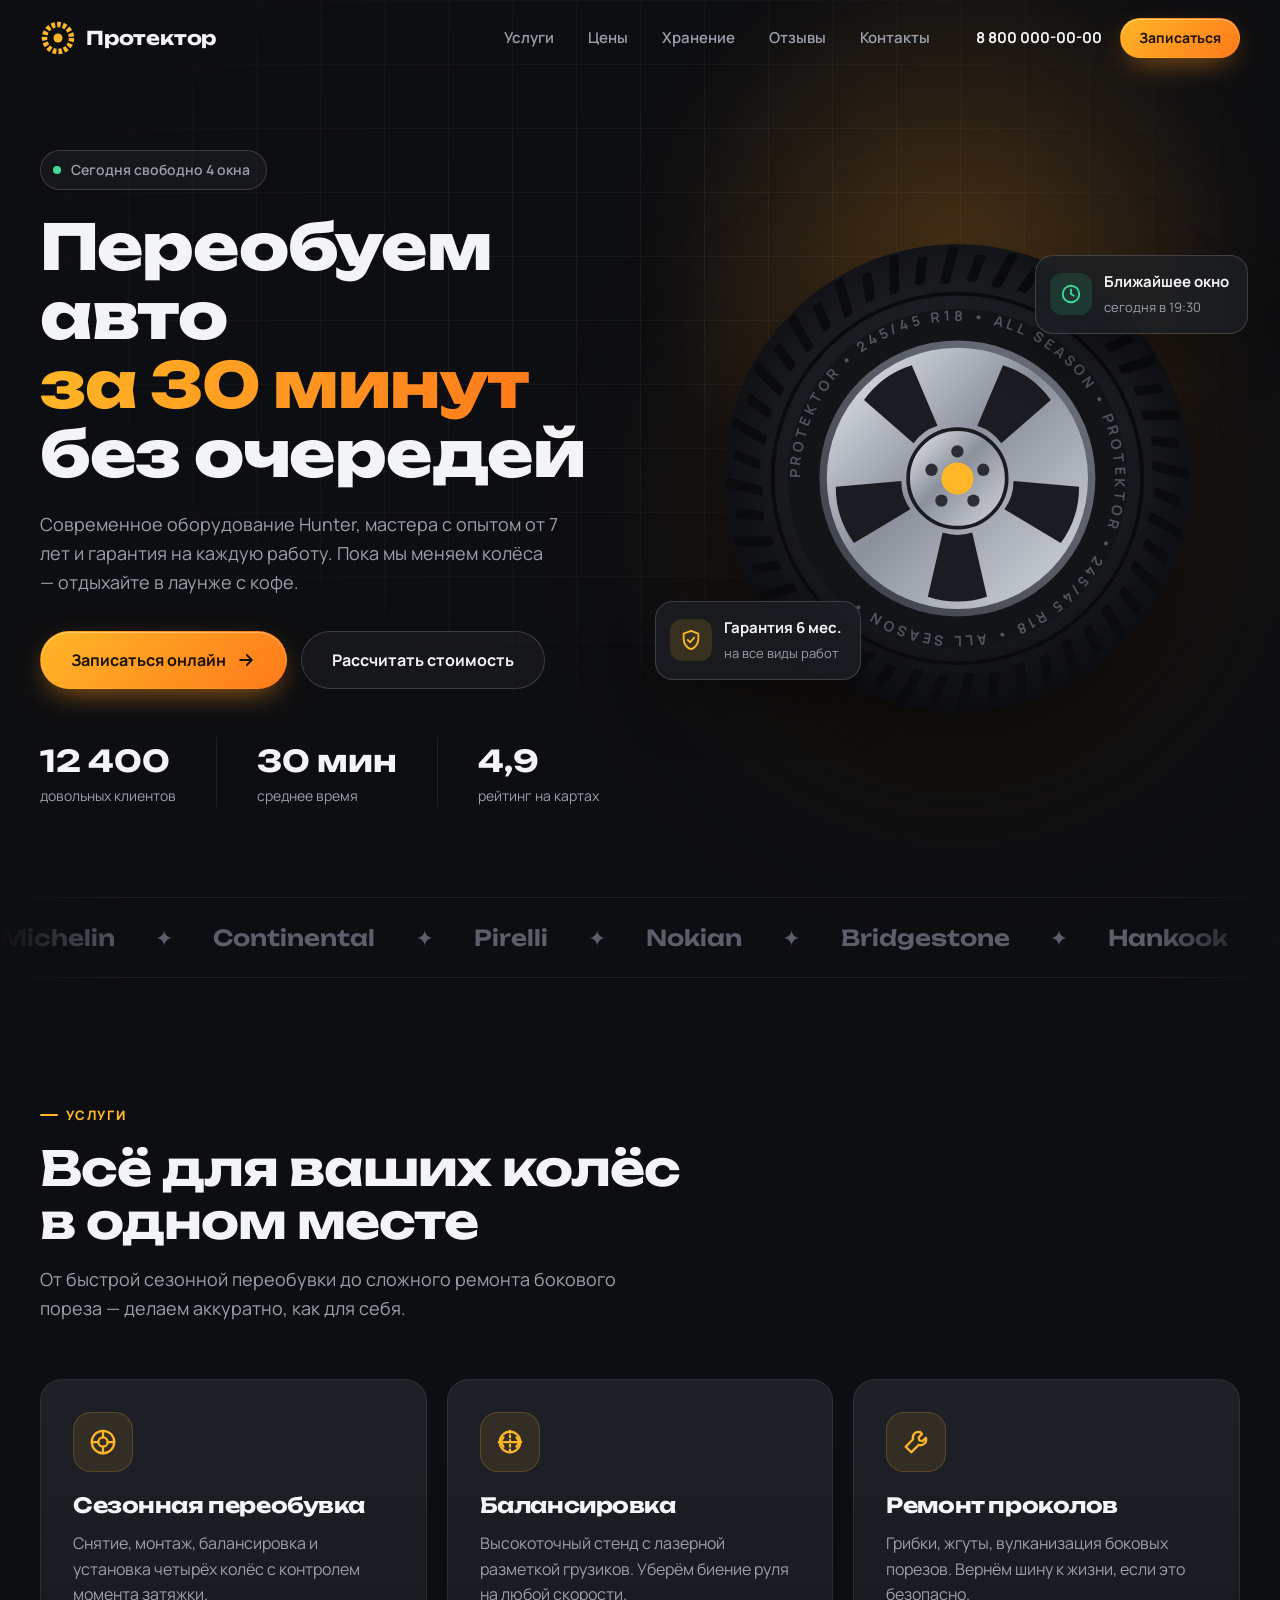
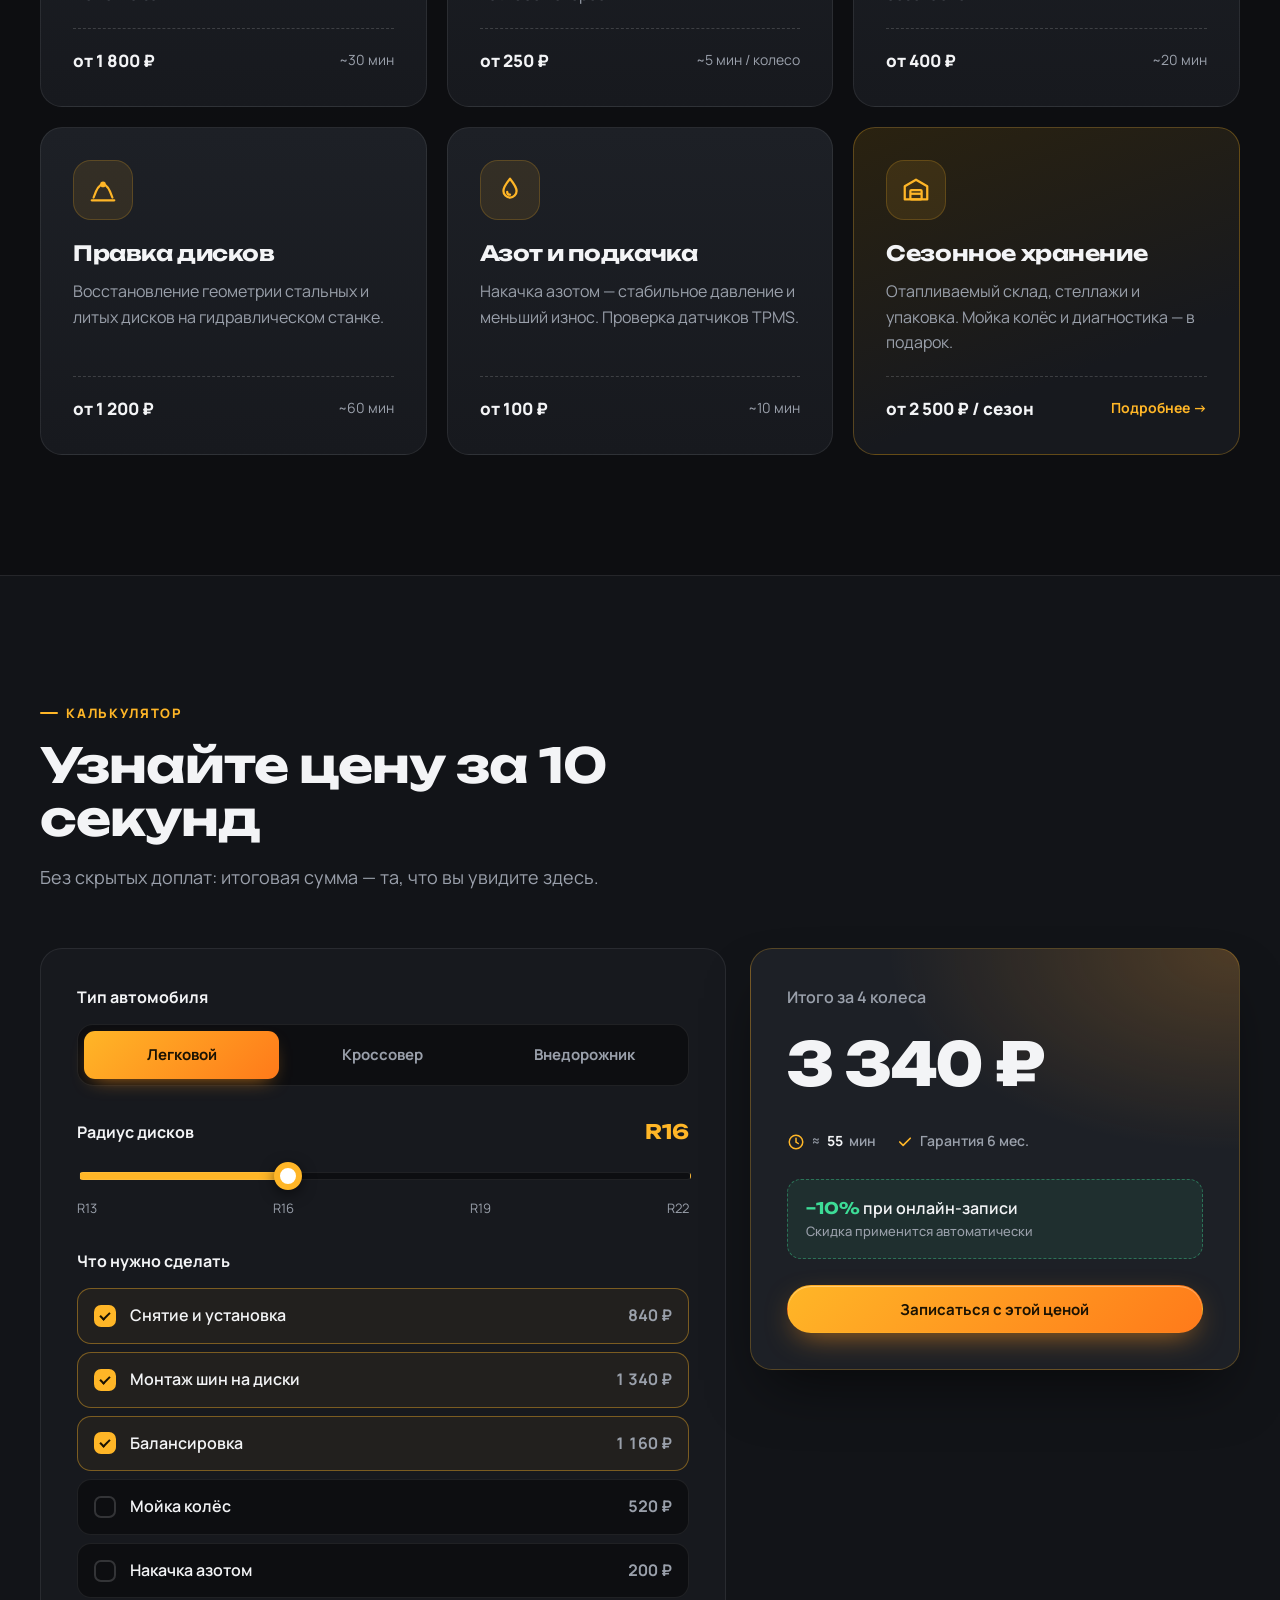
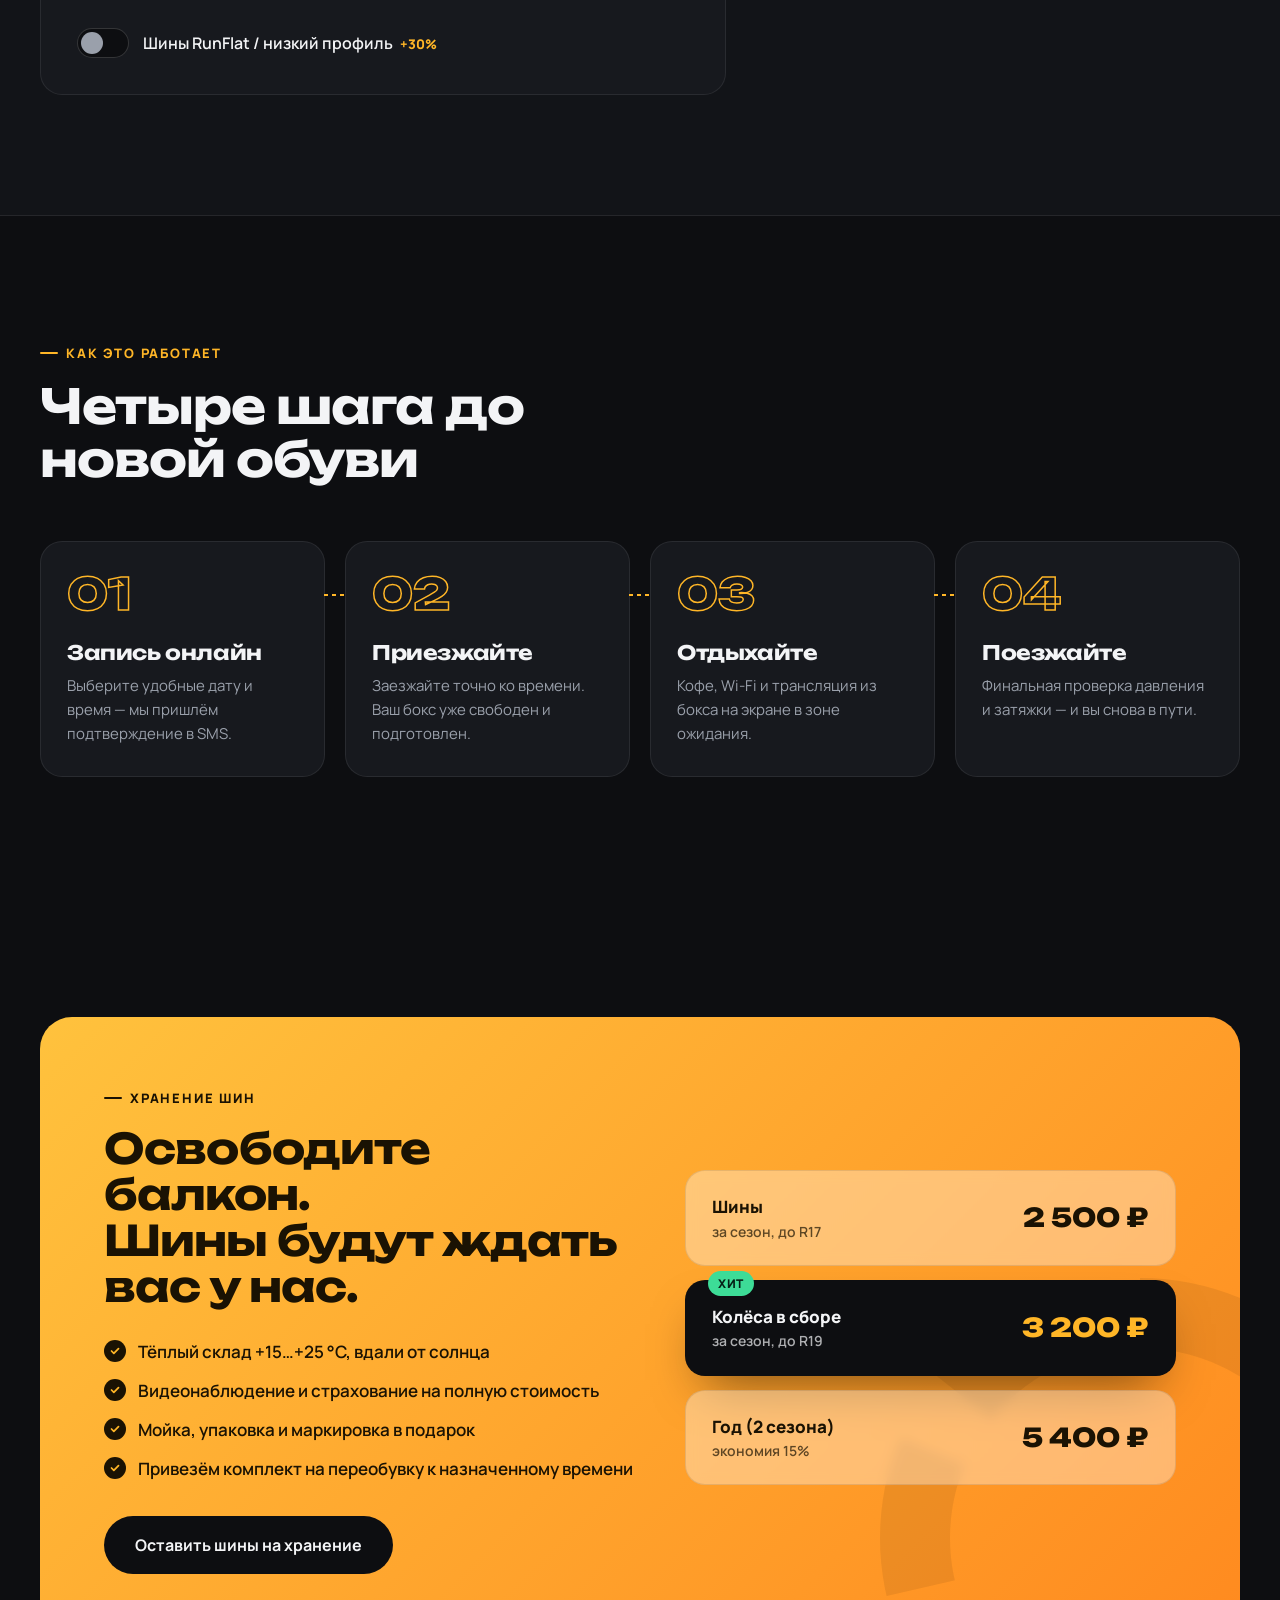
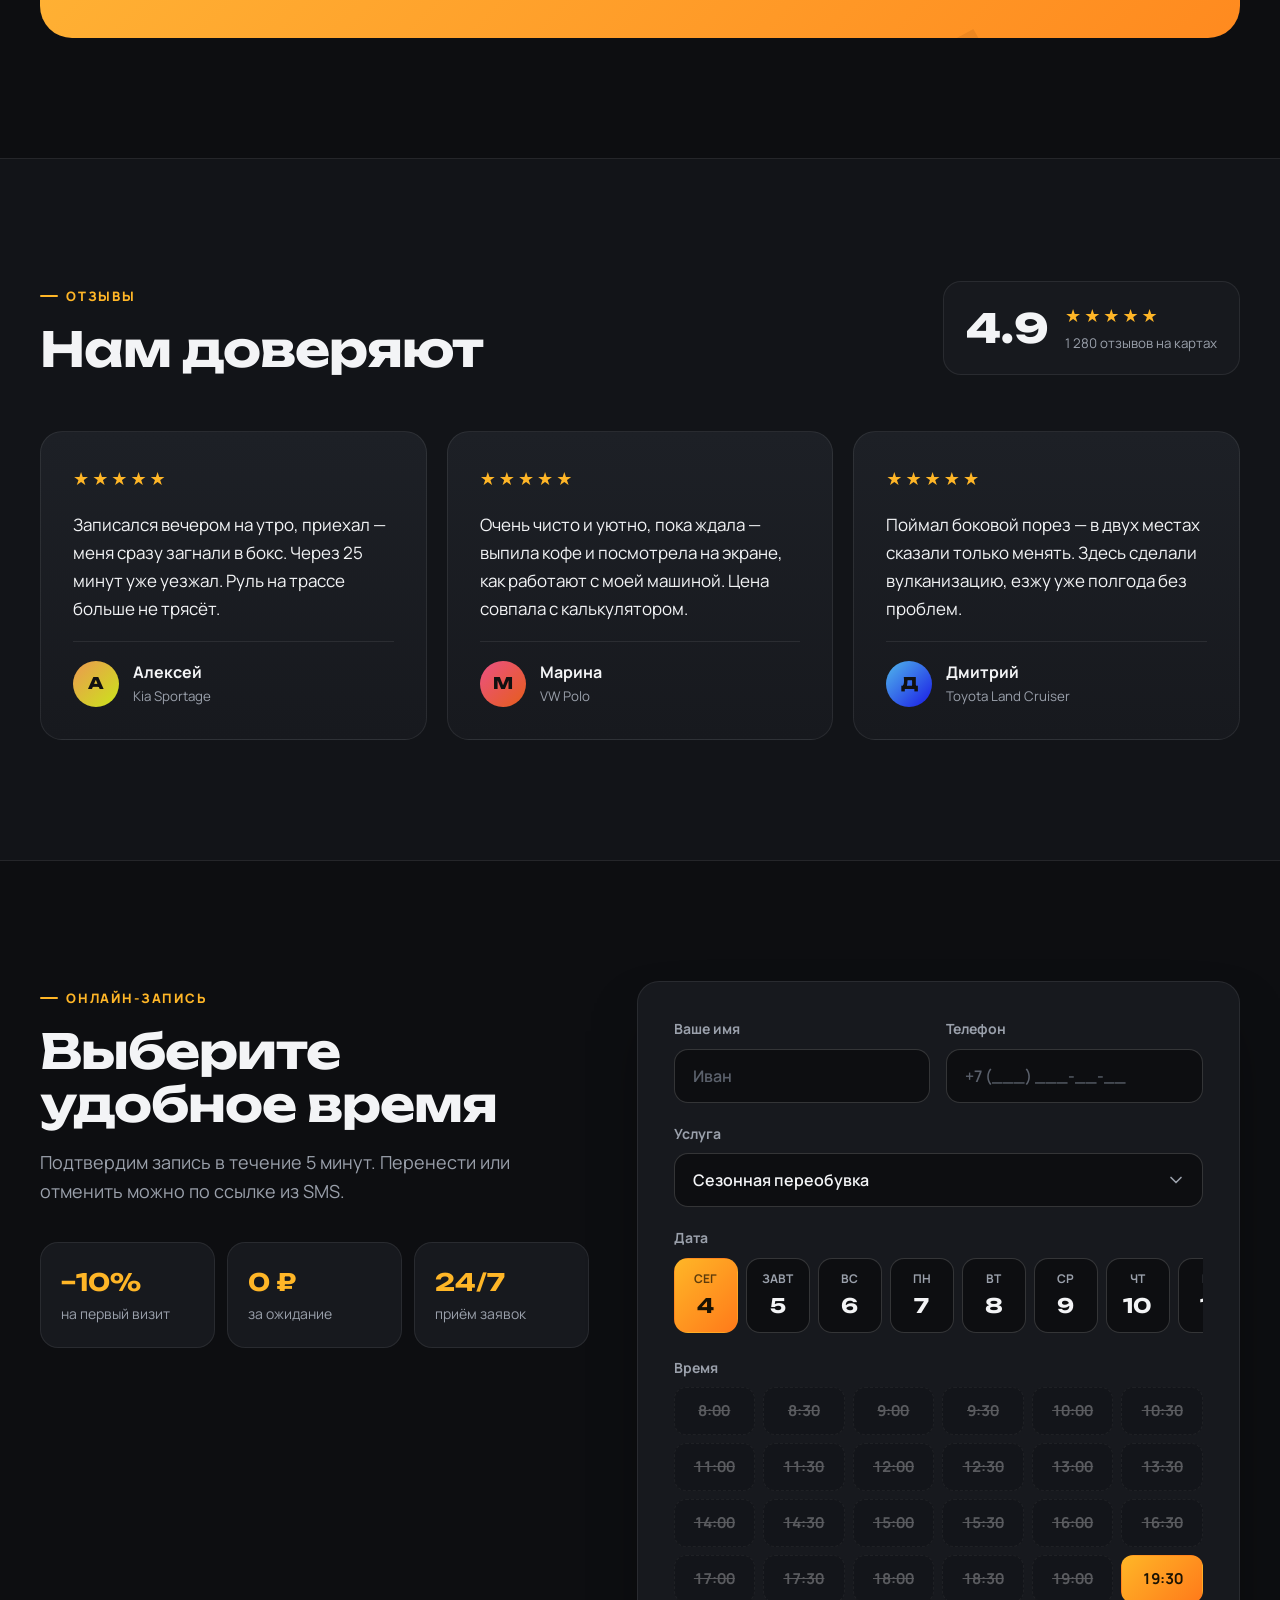
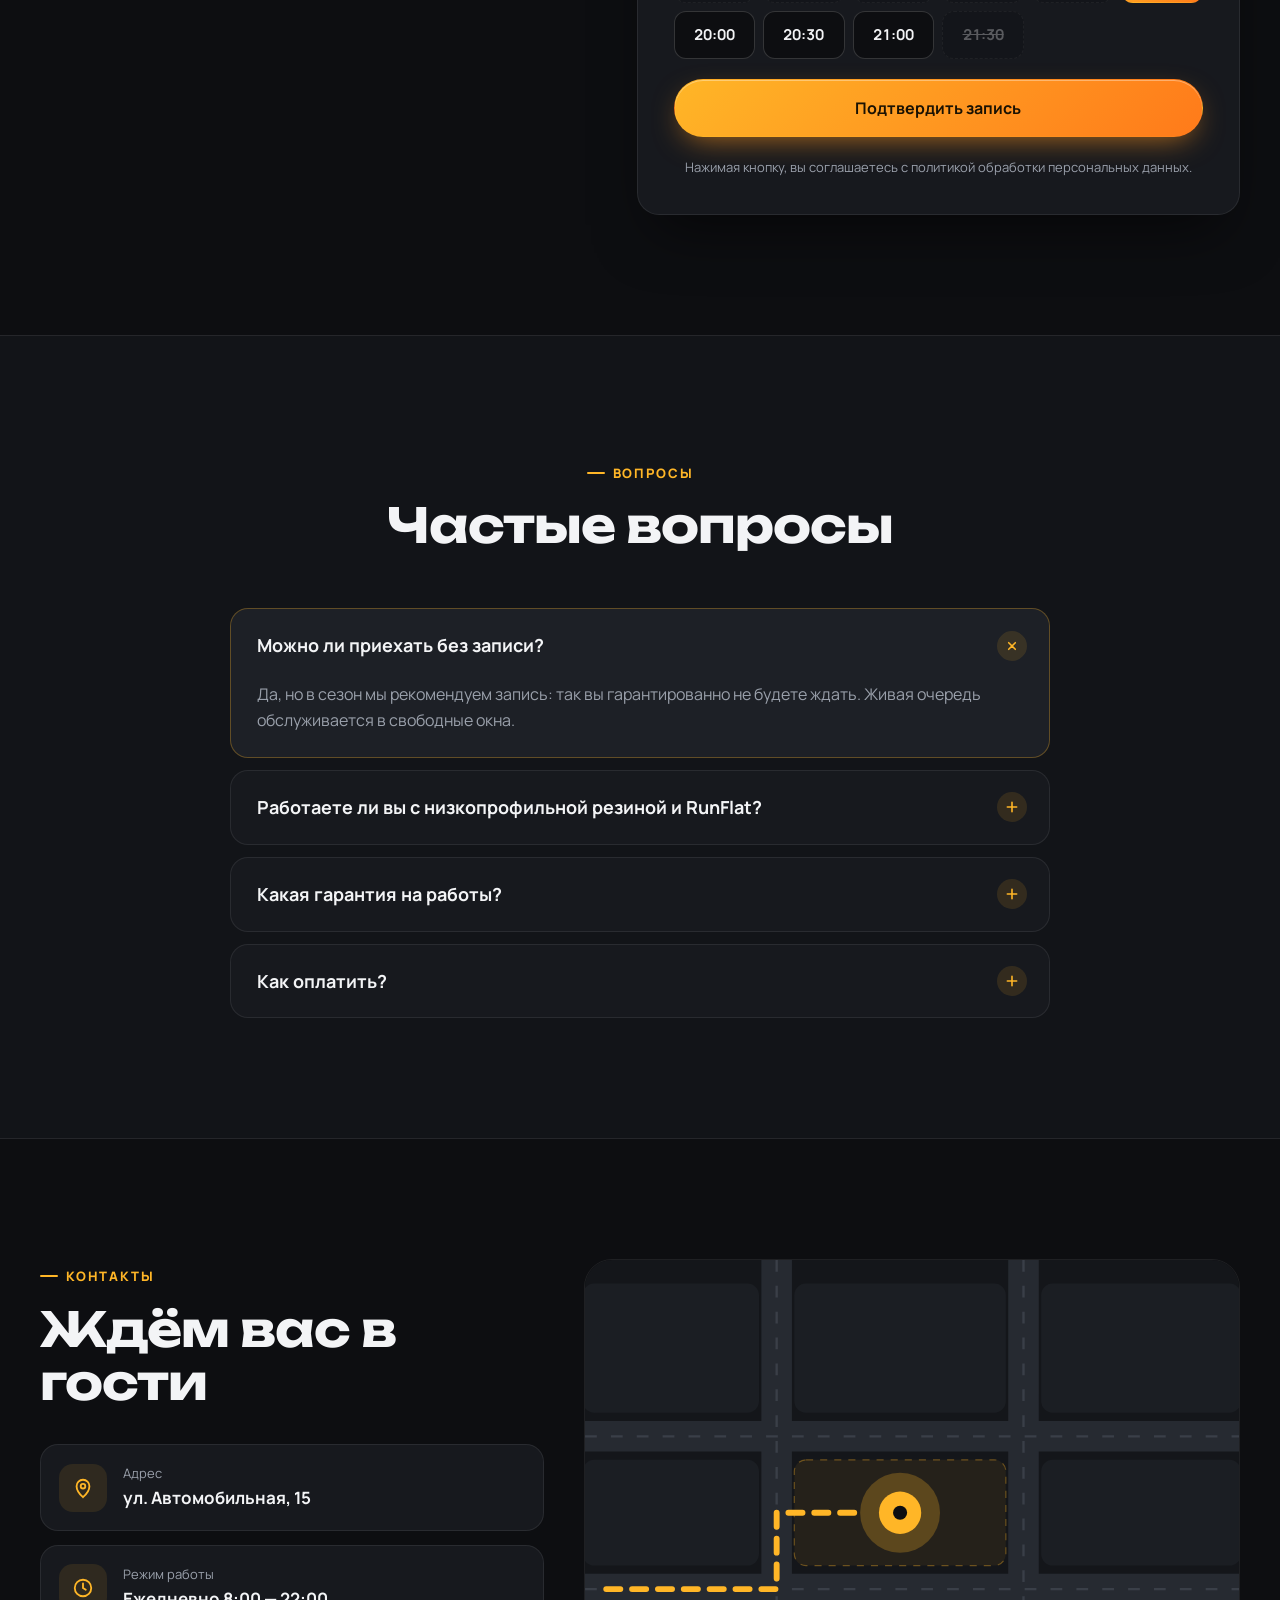
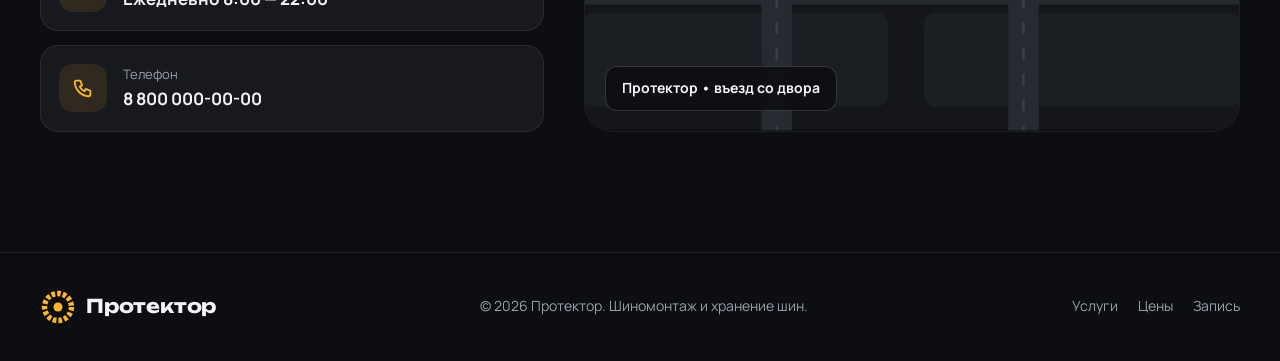
<file: index.html>
<!doctype html>
<html lang="ru">
<head>
  <meta charset="utf-8" />
  <meta name="viewport" content="width=device-width, initial-scale=1" />
  <title>Протектор — шиномонтаж и хранение шин</title>
  <meta name="description" content="Шиномонтаж за 30 минут без очередей: переобувка, балансировка, ремонт проколов, сезонное хранение шин. Онлайн-запись 24/7." />
  <meta name="theme-color" content="#0d0e11" />
  <link rel="icon" href="data:image/svg+xml,%3Csvg xmlns='http://www.w3.org/2000/svg' viewBox='0 0 64 64'%3E%3Ccircle cx='32' cy='32' r='28' fill='%2316181d' stroke='%23ffb627' stroke-width='8'/%3E%3Ccircle cx='32' cy='32' r='9' fill='%23ffb627'/%3E%3C/svg%3E" />
  <link rel="preconnect" href="https://fonts.googleapis.com" />
  <link rel="preconnect" href="https://fonts.gstatic.com" crossorigin />
  <link href="https://fonts.googleapis.com/css2?family=Manrope:wght@400;500;600;700;800&family=Unbounded:wght@500;600;700;800&display=swap" rel="stylesheet" />
  <link rel="stylesheet" href="styles.css" />
</head>
<body>
  <!-- ============ HEADER ============ -->
  <header class="header" id="header">
    <div class="container header__inner">
      <a href="#top" class="logo" aria-label="Протектор — на главную">
        <span class="logo__mark" aria-hidden="true">
          <svg viewBox="0 0 40 40"><circle cx="20" cy="20" r="15" fill="none" stroke="currentColor" stroke-width="6" stroke-dasharray="4 2.3"/><circle cx="20" cy="20" r="5" fill="currentColor"/></svg>
        </span>
        <span class="logo__text">Протектор</span>
      </a>

      <nav class="nav" id="nav" aria-label="Основная навигация">
        <a href="#services">Услуги</a>
        <a href="#prices">Цены</a>
        <a href="#storage">Хранение</a>
        <a href="#reviews">Отзывы</a>
        <a href="#contacts">Контакты</a>
      </nav>

      <div class="header__actions">
        <a href="tel:+78000000000" class="header__phone">8 800 000-00-00</a>
        <a href="#booking" class="btn btn--primary btn--sm">Записаться</a>
        <button class="burger" id="burger" aria-label="Открыть меню" aria-expanded="false" aria-controls="nav">
          <span></span><span></span><span></span>
        </button>
      </div>
    </div>
  </header>

  <main id="top">
    <!-- ============ HERO ============ -->
    <section class="hero">
      <div class="hero__glow" aria-hidden="true"></div>
      <div class="hero__grid" aria-hidden="true"></div>
      <div class="container hero__inner">
        <div class="hero__content">
          <span class="pill reveal"><span class="pill__dot"></span>Сегодня свободно 6 окон</span>
          <h1 class="hero__title reveal">
            Переобуем авто<br />
            <span class="accent-text">за&nbsp;30&nbsp;минут</span><br />
            без очередей
          </h1>
          <p class="hero__lead reveal">
            Современное оборудование Hunter, мастера с опытом от 7 лет и гарантия на каждую работу.
            Пока мы меняем колёса — отдыхайте в лаунже с кофе.
          </p>
          <div class="hero__cta reveal">
            <a href="#booking" class="btn btn--primary btn--lg">
              Записаться онлайн
              <svg viewBox="0 0 24 24" aria-hidden="true"><path d="M5 12h14m-6-6 6 6-6 6" fill="none" stroke="currentColor" stroke-width="2.2" stroke-linecap="round" stroke-linejoin="round"/></svg>
            </a>
            <a href="#prices" class="btn btn--ghost btn--lg">Рассчитать стоимость</a>
          </div>

          <ul class="hero__stats reveal">
            <li><strong data-count="12400">0</strong><span>довольных клиентов</span></li>
            <li><strong data-count="30" data-suffix=" мин">0</strong><span>среднее время</span></li>
            <li><strong data-count="4.9" data-decimals="1">0</strong><span>рейтинг на картах</span></li>
          </ul>
        </div>

        <div class="hero__visual reveal" aria-hidden="true">
          <div class="tire-wrap">
            <svg class="tire" viewBox="0 0 400 400">
              <defs>
                <radialGradient id="rubber" cx="50%" cy="45%" r="55%">
                  <stop offset="0%" stop-color="#2b2e35"/>
                  <stop offset="70%" stop-color="#17191e"/>
                  <stop offset="100%" stop-color="#0b0c0f"/>
                </radialGradient>
                <linearGradient id="rim" x1="0" y1="0" x2="1" y2="1">
                  <stop offset="0%" stop-color="#e9ecf1"/>
                  <stop offset="45%" stop-color="#8b919c"/>
                  <stop offset="100%" stop-color="#d4d8de"/>
                </linearGradient>
                <linearGradient id="rimDark" x1="0" y1="1" x2="1" y2="0">
                  <stop offset="0%" stop-color="#3a3e46"/>
                  <stop offset="100%" stop-color="#6f7580"/>
                </linearGradient>
              </defs>
              <!-- tyre -->
              <circle cx="200" cy="200" r="190" fill="url(#rubber)"/>
              <g class="tread" fill="#0a0b0d">
                <!-- tread blocks generated in JS -->
              </g>
              <circle cx="200" cy="200" r="150" fill="none" stroke="#0a0b0d" stroke-width="3"/>
              <circle cx="200" cy="200" r="138" fill="#121418"/>
              <!-- sidewall text -->
              <path id="sidewall" d="M200,200 m-128,0 a128,128 0 1,1 256,0 a128,128 0 1,1 -256,0" fill="none"/>
              <text class="sidewall-text"><textPath href="#sidewall" startOffset="0">PROTEKTOR • 245/45 R18 • ALL SEASON • PROTEKTOR • 245/45 R18 • ALL SEASON •</textPath></text>
              <!-- rim -->
              <circle cx="200" cy="200" r="112" fill="url(#rimDark)"/>
              <circle cx="200" cy="200" r="106" fill="url(#rim)"/>
              <g class="spokes" fill="#1a1c21">
                <!-- spokes generated in JS -->
              </g>
              <circle cx="200" cy="200" r="40" fill="url(#rim)" stroke="#1a1c21" stroke-width="3"/>
              <g fill="#2a2d33">
                <circle cx="200" cy="178" r="5"/><circle cx="221" cy="193" r="5"/><circle cx="213" cy="218" r="5"/><circle cx="187" cy="218" r="5"/><circle cx="179" cy="193" r="5"/>
              </g>
              <circle cx="200" cy="200" r="13" fill="#ffb627"/>
            </svg>
          </div>

          <div class="float-card float-card--a">
            <span class="float-card__icon">
              <svg viewBox="0 0 24 24"><path d="M12 2 4 5v6c0 5 3.4 9.6 8 11 4.6-1.4 8-6 8-11V5l-8-3Z" fill="none" stroke="currentColor" stroke-width="2" stroke-linejoin="round"/><path d="m8.5 12 2.5 2.5 4.5-5" fill="none" stroke="currentColor" stroke-width="2" stroke-linecap="round" stroke-linejoin="round"/></svg>
            </span>
            <div><b>Гарантия 6 мес.</b><small>на все виды работ</small></div>
          </div>
          <div class="float-card float-card--b">
            <span class="float-card__icon float-card__icon--green">
              <svg viewBox="0 0 24 24"><circle cx="12" cy="12" r="9" fill="none" stroke="currentColor" stroke-width="2"/><path d="M12 7v5l3 2" fill="none" stroke="currentColor" stroke-width="2" stroke-linecap="round"/></svg>
            </span>
            <div><b>Ближайшее окно</b><small id="nextSlot">сегодня в 14:30</small></div>
          </div>
        </div>
      </div>

      <div class="marquee" aria-hidden="true">
        <div class="marquee__track">
          <span>Michelin</span><span>✦</span><span>Continental</span><span>✦</span><span>Pirelli</span><span>✦</span><span>Nokian</span><span>✦</span><span>Bridgestone</span><span>✦</span><span>Hankook</span><span>✦</span><span>Yokohama</span><span>✦</span><span>Goodyear</span><span>✦</span>
          <span>Michelin</span><span>✦</span><span>Continental</span><span>✦</span><span>Pirelli</span><span>✦</span><span>Nokian</span><span>✦</span><span>Bridgestone</span><span>✦</span><span>Hankook</span><span>✦</span><span>Yokohama</span><span>✦</span><span>Goodyear</span><span>✦</span>
        </div>
      </div>
    </section>

    <!-- ============ SERVICES ============ -->
    <section class="section" id="services">
      <div class="container">
        <div class="section__head reveal">
          <span class="eyebrow">Услуги</span>
          <h2 class="section__title">Всё для ваших колёс<br />в одном месте</h2>
          <p class="section__lead">От быстрой сезонной переобувки до сложного ремонта бокового пореза — делаем аккуратно, как для себя.</p>
        </div>

        <div class="services">
          <article class="card service reveal">
            <div class="service__icon">
              <svg viewBox="0 0 32 32"><circle cx="16" cy="16" r="12" fill="none" stroke="currentColor" stroke-width="2.4"/><circle cx="16" cy="16" r="5" fill="none" stroke="currentColor" stroke-width="2.4"/><path d="M16 4v7M16 21v7M4 16h7M21 16h7" stroke="currentColor" stroke-width="2.4" stroke-linecap="round"/></svg>
            </div>
            <h3>Сезонная переобувка</h3>
            <p>Снятие, монтаж, балансировка и установка четырёх колёс с контролем момента затяжки.</p>
            <div class="service__foot"><span class="price">от 1 800 ₽</span><span class="time">~30 мин</span></div>
          </article>

          <article class="card service reveal">
            <div class="service__icon">
              <svg viewBox="0 0 32 32"><path d="M4 16h24" stroke="currentColor" stroke-width="2.4" stroke-linecap="round"/><path d="M16 4v24" stroke="currentColor" stroke-width="2.4" stroke-linecap="round" stroke-dasharray="2 3"/><circle cx="16" cy="16" r="11" fill="none" stroke="currentColor" stroke-width="2.4"/><path d="M9 11l-3 5 3 5M23 11l3 5-3 5" fill="none" stroke="currentColor" stroke-width="2.4" stroke-linecap="round" stroke-linejoin="round"/></svg>
            </div>
            <h3>Балансировка</h3>
            <p>Высокоточный стенд с лазерной разметкой грузиков. Уберём биение руля на любой скорости.</p>
            <div class="service__foot"><span class="price">от 250 ₽</span><span class="time">~5 мин / колесо</span></div>
          </article>

          <article class="card service reveal">
            <div class="service__icon">
              <svg viewBox="0 0 32 32"><path d="M20.5 5.5a6 6 0 0 0-7.6 7.6L5 21l6 6 7.9-7.9a6 6 0 0 0 7.6-7.6l-3.6 3.6-3.3-.7-.7-3.3 3.6-3.6Z" fill="none" stroke="currentColor" stroke-width="2.4" stroke-linejoin="round"/></svg>
            </div>
            <h3>Ремонт проколов</h3>
            <p>Грибки, жгуты, вулканизация боковых порезов. Вернём шину к жизни, если это безопасно.</p>
            <div class="service__foot"><span class="price">от 400 ₽</span><span class="time">~20 мин</span></div>
          </article>

          <article class="card service reveal">
            <div class="service__icon">
              <svg viewBox="0 0 32 32"><path d="M6 24c3-9 7-14 10-14s7 5 10 14" fill="none" stroke="currentColor" stroke-width="2.4" stroke-linecap="round"/><circle cx="16" cy="10" r="3" fill="currentColor"/><path d="M4 27h24" stroke="currentColor" stroke-width="2.4" stroke-linecap="round"/></svg>
            </div>
            <h3>Правка дисков</h3>
            <p>Восстановление геометрии стальных и литых дисков на гидравлическом станке.</p>
            <div class="service__foot"><span class="price">от 1 200 ₽</span><span class="time">~60 мин</span></div>
          </article>

          <article class="card service reveal">
            <div class="service__icon">
              <svg viewBox="0 0 32 32"><path d="M16 4c4 5 7 8.6 7 13a7 7 0 0 1-14 0c0-4.4 3-8 7-13Z" fill="none" stroke="currentColor" stroke-width="2.4" stroke-linejoin="round"/><path d="M13 18a3 3 0 0 0 3 3" fill="none" stroke="currentColor" stroke-width="2.4" stroke-linecap="round"/></svg>
            </div>
            <h3>Азот и подкачка</h3>
            <p>Накачка азотом — стабильное давление и меньший износ. Проверка датчиков TPMS.</p>
            <div class="service__foot"><span class="price">от 100 ₽</span><span class="time">~10 мин</span></div>
          </article>

          <article class="card service service--accent reveal">
            <div class="service__icon">
              <svg viewBox="0 0 32 32"><path d="M4 12 16 5l12 7v14H4V12Z" fill="none" stroke="currentColor" stroke-width="2.4" stroke-linejoin="round"/><rect x="10" y="16" width="12" height="10" rx="1" fill="none" stroke="currentColor" stroke-width="2.4"/><path d="M10 20h12" stroke="currentColor" stroke-width="2.4"/></svg>
            </div>
            <h3>Сезонное хранение</h3>
            <p>Отапливаемый склад, стеллажи и упаковка. Мойка колёс и диагностика — в подарок.</p>
            <div class="service__foot"><span class="price">от 2 500 ₽ / сезон</span><a href="#storage" class="link">Подробнее →</a></div>
          </article>
        </div>
      </div>
    </section>

    <!-- ============ CALCULATOR ============ -->
    <section class="section section--alt" id="prices">
      <div class="container">
        <div class="section__head reveal">
          <span class="eyebrow">Калькулятор</span>
          <h2 class="section__title">Узнайте цену за 10 секунд</h2>
          <p class="section__lead">Без скрытых доплат: итоговая сумма — та, что вы увидите здесь.</p>
        </div>

        <div class="calc reveal">
          <div class="calc__form">
            <fieldset class="field">
              <legend>Тип автомобиля</legend>
              <div class="segmented" role="radiogroup" id="carType">
                <label><input type="radio" name="car" value="1" checked /><span>Легковой</span></label>
                <label><input type="radio" name="car" value="1.25" /><span>Кроссовер</span></label>
                <label><input type="radio" name="car" value="1.5" /><span>Внедорожник</span></label>
              </div>
            </fieldset>

            <fieldset class="field">
              <legend>Радиус дисков <output id="radiusOut" class="radius-out">R16</output></legend>
              <input type="range" id="radius" min="13" max="22" step="1" value="16" class="range" aria-label="Радиус дисков" />
              <div class="range__scale" aria-hidden="true"><span>R13</span><span>R16</span><span>R19</span><span>R22</span></div>
            </fieldset>

            <fieldset class="field">
              <legend>Что нужно сделать</legend>
              <div class="checks" id="calcServices">
                <label class="check"><input type="checkbox" value="mount" checked /><span class="check__box"></span><span class="check__label">Снятие и установка</span><span class="check__price" data-for="mount"></span></label>
                <label class="check"><input type="checkbox" value="tire" checked /><span class="check__box"></span><span class="check__label">Монтаж шин на диски</span><span class="check__price" data-for="tire"></span></label>
                <label class="check"><input type="checkbox" value="balance" checked /><span class="check__box"></span><span class="check__label">Балансировка</span><span class="check__price" data-for="balance"></span></label>
                <label class="check"><input type="checkbox" value="wash" /><span class="check__box"></span><span class="check__label">Мойка колёс</span><span class="check__price" data-for="wash"></span></label>
                <label class="check"><input type="checkbox" value="nitro" /><span class="check__box"></span><span class="check__label">Накачка азотом</span><span class="check__price" data-for="nitro"></span></label>
              </div>
            </fieldset>

            <label class="switch">
              <input type="checkbox" id="runflat" />
              <span class="switch__track"><span class="switch__thumb"></span></span>
              <span>Шины RunFlat / низкий профиль <small>+30%</small></span>
            </label>
          </div>

          <aside class="calc__summary">
            <div class="calc__summary-inner">
              <span class="calc__label">Итого за 4 колеса</span>
              <div class="calc__total"><span id="total">0</span>&nbsp;₽</div>
              <div class="calc__meta">
                <span><svg viewBox="0 0 24 24" aria-hidden="true"><circle cx="12" cy="12" r="9" fill="none" stroke="currentColor" stroke-width="2"/><path d="M12 7v5l3 2" fill="none" stroke="currentColor" stroke-width="2" stroke-linecap="round"/></svg>≈ <b id="duration">40</b> мин</span>
                <span><svg viewBox="0 0 24 24" aria-hidden="true"><path d="m5 12 4.5 4.5L19 7" fill="none" stroke="currentColor" stroke-width="2.2" stroke-linecap="round" stroke-linejoin="round"/></svg>Гарантия 6 мес.</span>
              </div>
              <div class="calc__promo">
                <b>−10%</b> при онлайн-записи
                <span>Скидка применится автоматически</span>
              </div>
              <a href="#booking" class="btn btn--primary btn--block" id="calcBook">Записаться с этой ценой</a>
            </div>
          </aside>
        </div>
      </div>
    </section>

    <!-- ============ STEPS ============ -->
    <section class="section">
      <div class="container">
        <div class="section__head reveal">
          <span class="eyebrow">Как это работает</span>
          <h2 class="section__title">Четыре шага до новой обуви</h2>
        </div>
        <ol class="steps">
          <li class="step reveal"><span class="step__num">01</span><h3>Запись онлайн</h3><p>Выберите удобные дату и время — мы пришлём подтверждение в SMS.</p></li>
          <li class="step reveal"><span class="step__num">02</span><h3>Приезжайте</h3><p>Заезжайте точно ко времени. Ваш бокс уже свободен и подготовлен.</p></li>
          <li class="step reveal"><span class="step__num">03</span><h3>Отдыхайте</h3><p>Кофе, Wi-Fi и трансляция из бокса на экране в зоне ожидания.</p></li>
          <li class="step reveal"><span class="step__num">04</span><h3>Поезжайте</h3><p>Финальная проверка давления и затяжки — и вы снова в пути.</p></li>
        </ol>
      </div>
    </section>

    <!-- ============ STORAGE ============ -->
    <section class="section" id="storage">
      <div class="container">
        <div class="storage reveal">
          <div class="storage__content">
            <span class="eyebrow eyebrow--dark">Хранение шин</span>
            <h2>Освободите балкон.<br />Шины будут ждать вас у нас.</h2>
            <ul class="storage__list">
              <li>Тёплый склад +15…+25 °C, вдали от солнца</li>
              <li>Видеонаблюдение и страхование на полную стоимость</li>
              <li>Мойка, упаковка и маркировка в подарок</li>
              <li>Привезём комплект на переобувку к назначенному времени</li>
            </ul>
            <a href="#booking" class="btn btn--dark btn--lg">Оставить шины на хранение</a>
          </div>
          <div class="storage__plans">
            <div class="plan">
              <span class="plan__name">Шины</span>
              <span class="plan__price">2 500 ₽</span>
              <span class="plan__note">за сезон, до R17</span>
            </div>
            <div class="plan plan--featured">
              <span class="plan__badge">Хит</span>
              <span class="plan__name">Колёса в сборе</span>
              <span class="plan__price">3 200 ₽</span>
              <span class="plan__note">за сезон, до R19</span>
            </div>
            <div class="plan">
              <span class="plan__name">Год (2 сезона)</span>
              <span class="plan__price">5 400 ₽</span>
              <span class="plan__note">экономия 15%</span>
            </div>
          </div>
        </div>
      </div>
    </section>

    <!-- ============ REVIEWS ============ -->
    <section class="section section--alt" id="reviews">
      <div class="container">
        <div class="section__head section__head--row reveal">
          <div>
            <span class="eyebrow">Отзывы</span>
            <h2 class="section__title">Нам доверяют</h2>
          </div>
          <div class="rating">
            <div class="rating__score">4.9</div>
            <div>
              <div class="stars" aria-label="5 звёзд">★★★★★</div>
              <small>1 280 отзывов на картах</small>
            </div>
          </div>
        </div>

        <div class="reviews">
          <figure class="card review reveal">
            <div class="stars">★★★★★</div>
            <blockquote>Записался вечером на утро, приехал — меня сразу загнали в бокс. Через 25 минут уже уезжал. Руль на трассе больше не трясёт.</blockquote>
            <figcaption><span class="avatar" style="--h:28">А</span><div><b>Алексей</b><small>Kia Sportage</small></div></figcaption>
          </figure>
          <figure class="card review reveal">
            <div class="stars">★★★★★</div>
            <blockquote>Очень чисто и уютно, пока ждала — выпила кофе и посмотрела на экране, как работают с моей машиной. Цена совпала с калькулятором.</blockquote>
            <figcaption><span class="avatar" style="--h:340">М</span><div><b>Марина</b><small>VW Polo</small></div></figcaption>
          </figure>
          <figure class="card review reveal">
            <div class="stars">★★★★★</div>
            <blockquote>Поймал боковой порез — в двух местах сказали только менять. Здесь сделали вулканизацию, езжу уже полгода без проблем.</blockquote>
            <figcaption><span class="avatar" style="--h:200">Д</span><div><b>Дмитрий</b><small>Toyota Land Cruiser</small></div></figcaption>
          </figure>
        </div>
      </div>
    </section>

    <!-- ============ BOOKING ============ -->
    <section class="section" id="booking">
      <div class="container">
        <div class="booking reveal">
          <div class="booking__intro">
            <span class="eyebrow">Онлайн-запись</span>
            <h2 class="section__title">Выберите удобное время</h2>
            <p class="section__lead">Подтвердим запись в течение 5 минут. Перенести или отменить можно по ссылке из SMS.</p>
            <div class="booking__perks">
              <div><b>−10%</b><span>на первый визит</span></div>
              <div><b>0 ₽</b><span>за ожидание</span></div>
              <div><b>24/7</b><span>приём заявок</span></div>
            </div>
          </div>

          <form class="form" id="bookingForm" novalidate>
            <div class="form__row">
              <label class="input">
                <span>Ваше имя</span>
                <input type="text" name="name" placeholder="Иван" autocomplete="given-name" required />
              </label>
              <label class="input">
                <span>Телефон</span>
                <input type="tel" name="phone" placeholder="+7 (___) ___-__-__" autocomplete="tel" required />
              </label>
            </div>
            <label class="input">
              <span>Услуга</span>
              <select name="service" id="serviceSelect">
                <option>Сезонная переобувка</option>
                <option>Балансировка</option>
                <option>Ремонт прокола</option>
                <option>Правка дисков</option>
                <option>Сезонное хранение</option>
              </select>
            </label>

            <div class="input">
              <span>Дата</span>
              <div class="days" id="days" role="radiogroup" aria-label="Дата визита"></div>
            </div>
            <div class="input">
              <span>Время</span>
              <div class="slots" id="slots" role="radiogroup" aria-label="Время визита"></div>
            </div>

            <button type="submit" class="btn btn--primary btn--lg btn--block">Подтвердить запись</button>
            <p class="form__note">Нажимая кнопку, вы соглашаетесь с политикой обработки персональных данных.</p>
          </form>
        </div>
      </div>
    </section>

    <!-- ============ FAQ ============ -->
    <section class="section section--alt" id="faq">
      <div class="container container--narrow">
        <div class="section__head section__head--center reveal">
          <span class="eyebrow">Вопросы</span>
          <h2 class="section__title">Частые вопросы</h2>
        </div>
        <div class="faq">
          <details class="reveal" open>
            <summary>Можно ли приехать без записи?</summary>
            <p>Да, но в сезон мы рекомендуем запись: так вы гарантированно не будете ждать. Живая очередь обслуживается в свободные окна.</p>
          </details>
          <details class="reveal">
            <summary>Работаете ли вы с низкопрофильной резиной и RunFlat?</summary>
            <p>Да. Для этого у нас есть безрычажный шиномонтажный станок — диск и корд шины остаются невредимыми.</p>
          </details>
          <details class="reveal">
            <summary>Какая гарантия на работы?</summary>
            <p>6 месяцев на все виды работ. Если что-то пойдёт не так — исправим бесплатно и вне очереди.</p>
          </details>
          <details class="reveal">
            <summary>Как оплатить?</summary>
            <p>Наличными, картой, по QR-коду СБП или по безналичному расчёту для юрлиц и автопарков.</p>
          </details>
        </div>
      </div>
    </section>

    <!-- ============ CONTACTS ============ -->
    <section class="section" id="contacts">
      <div class="container">
        <div class="contacts reveal">
          <div class="contacts__info">
            <span class="eyebrow">Контакты</span>
            <h2 class="section__title">Ждём вас в гости</h2>
            <ul class="contacts__list">
              <li>
                <span class="contacts__icon"><svg viewBox="0 0 24 24"><path d="M12 22s7-6.2 7-12a7 7 0 1 0-14 0c0 5.8 7 12 7 12Z" fill="none" stroke="currentColor" stroke-width="2"/><circle cx="12" cy="10" r="2.5" fill="none" stroke="currentColor" stroke-width="2"/></svg></span>
                <div><small>Адрес</small><b>ул. Автомобильная, 15</b></div>
              </li>
              <li>
                <span class="contacts__icon"><svg viewBox="0 0 24 24"><circle cx="12" cy="12" r="9" fill="none" stroke="currentColor" stroke-width="2"/><path d="M12 7v5l3 2" fill="none" stroke="currentColor" stroke-width="2" stroke-linecap="round"/></svg></span>
                <div><small>Режим работы</small><b>Ежедневно 8:00 — 22:00</b></div>
              </li>
              <li>
                <span class="contacts__icon"><svg viewBox="0 0 24 24"><path d="M5 4h4l2 5-2.5 1.5a11 11 0 0 0 5 5L15 13l5 2v4a2 2 0 0 1-2 2A16 16 0 0 1 3 6a2 2 0 0 1 2-2" fill="none" stroke="currentColor" stroke-width="2" stroke-linejoin="round"/></svg></span>
                <div><small>Телефон</small><a href="tel:+78000000000"><b>8 800 000-00-00</b></a></div>
              </li>
            </ul>
          </div>
          <div class="map" aria-label="Схема проезда">
            <svg viewBox="0 0 600 400" preserveAspectRatio="xMidYMid slice">
              <rect width="600" height="400" class="map__bg"/>
              <g class="map__blocks">
                <rect x="20" y="20" width="150" height="110" rx="10"/><rect x="200" y="20" width="180" height="110" rx="10"/><rect x="410" y="20" width="170" height="110" rx="10"/>
                <rect x="20" y="170" width="150" height="90" rx="10"/><rect x="410" y="170" width="170" height="90" rx="10"/>
                <rect x="20" y="300" width="260" height="80" rx="10"/><rect x="310" y="300" width="270" height="80" rx="10"/>
              </g>
              <g class="map__park"><rect x="200" y="170" width="180" height="90" rx="10"/></g>
              <path d="M0 150 H600 M0 280 H600 M185 0 V400 M395 0 V400" class="map__road"/>
              <path d="M0 150 H600 M0 280 H600 M185 0 V400 M395 0 V400" class="map__road-line"/>
              <path d="M40 280 H185 V215 H260" class="map__route"/>
              <g transform="translate(290 215)">
                <circle r="34" class="map__pulse"/>
                <circle r="18" class="map__pin"/>
                <circle r="6" fill="#0d0e11"/>
              </g>
            </svg>
            <span class="map__tag">Протектор • въезд со двора</span>
          </div>
        </div>
      </div>
    </section>
  </main>

  <!-- ============ FOOTER ============ -->
  <footer class="footer">
    <div class="container footer__inner">
      <a href="#top" class="logo">
        <span class="logo__mark" aria-hidden="true">
          <svg viewBox="0 0 40 40"><circle cx="20" cy="20" r="15" fill="none" stroke="currentColor" stroke-width="6" stroke-dasharray="4 2.3"/><circle cx="20" cy="20" r="5" fill="currentColor"/></svg>
        </span>
        <span class="logo__text">Протектор</span>
      </a>
      <p>© <span id="year">2026</span> Протектор. Шиномонтаж и хранение шин.</p>
      <div class="footer__links">
        <a href="#services">Услуги</a><a href="#prices">Цены</a><a href="#booking">Запись</a>
      </div>
    </div>
  </footer>

  <!-- Toast -->
  <div class="toast" id="toast" role="status" aria-live="polite">
    <span class="toast__icon"><svg viewBox="0 0 24 24"><path d="m5 12 4.5 4.5L19 7" fill="none" stroke="currentColor" stroke-width="2.6" stroke-linecap="round" stroke-linejoin="round"/></svg></span>
    <div><b id="toastTitle">Вы записаны!</b><small id="toastText"></small></div>
  </div>

  <script src="script.js"></script>
</body>
</html>
</file>
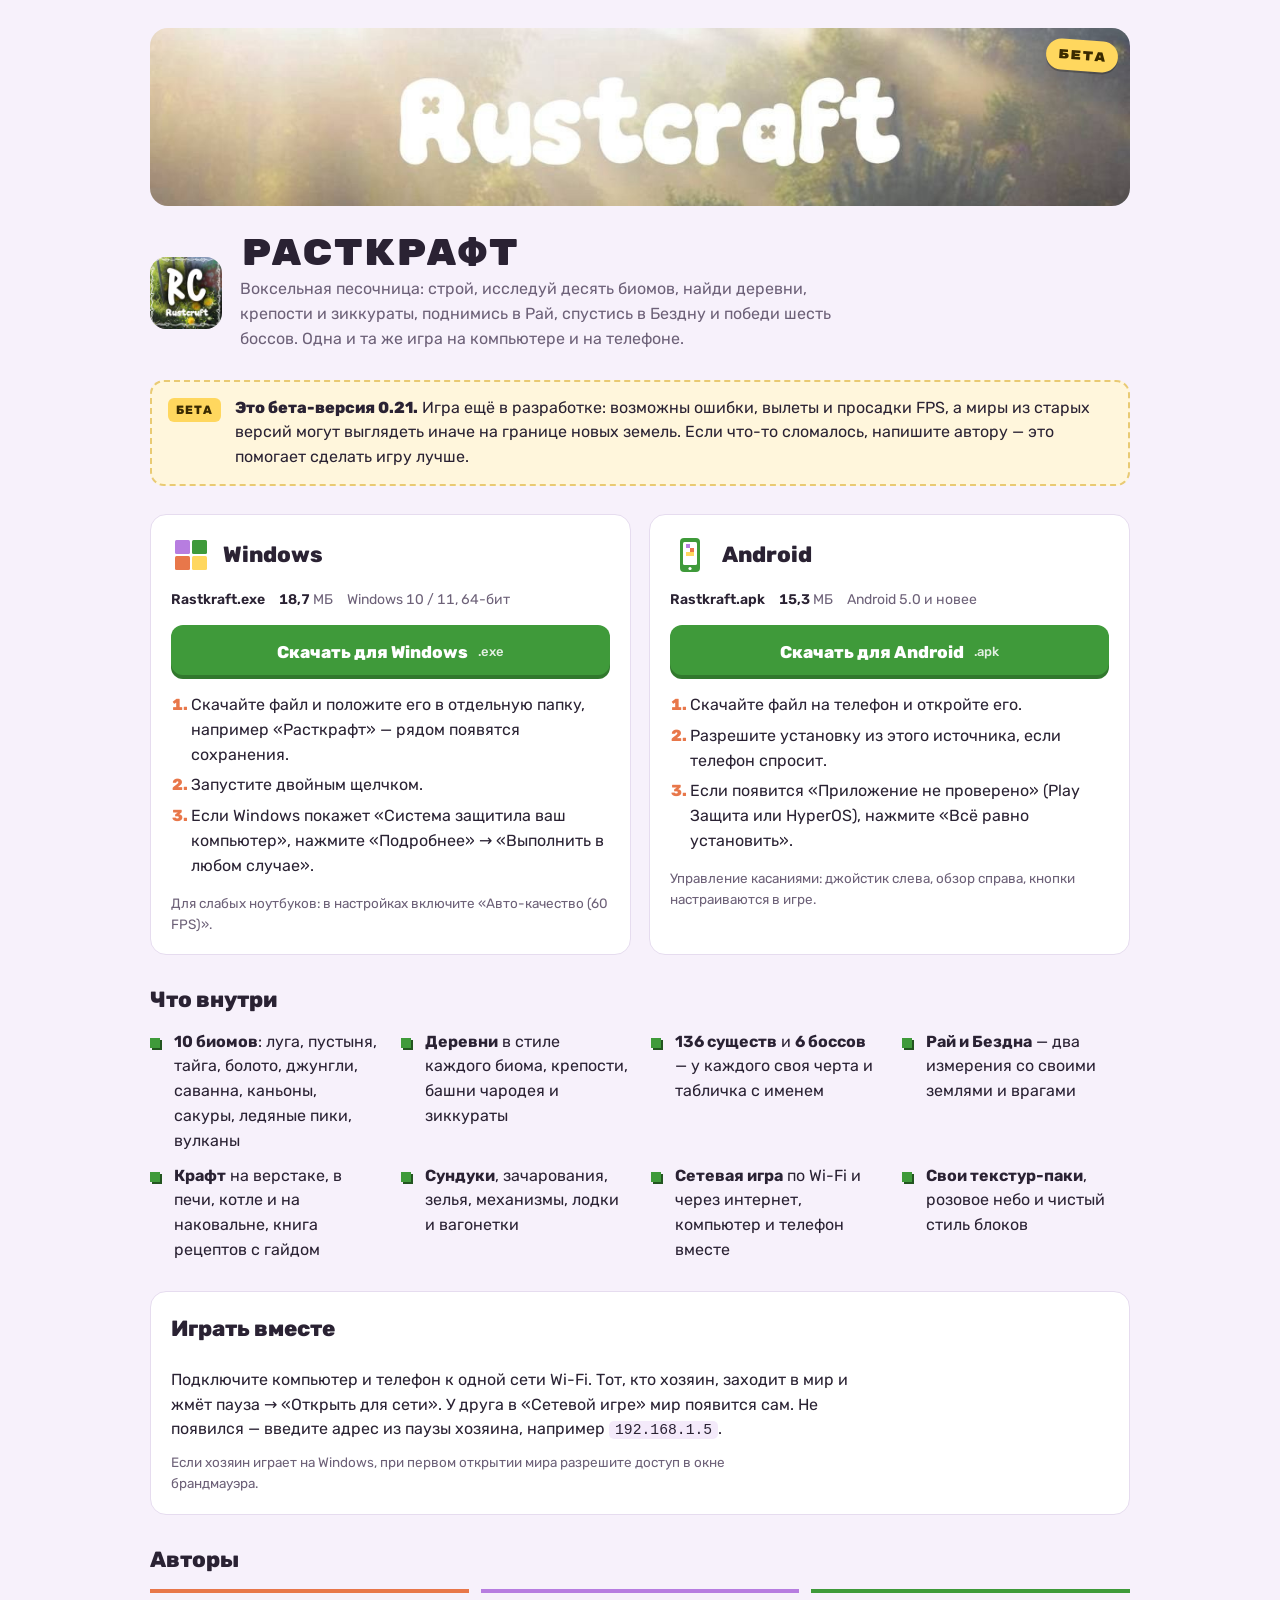
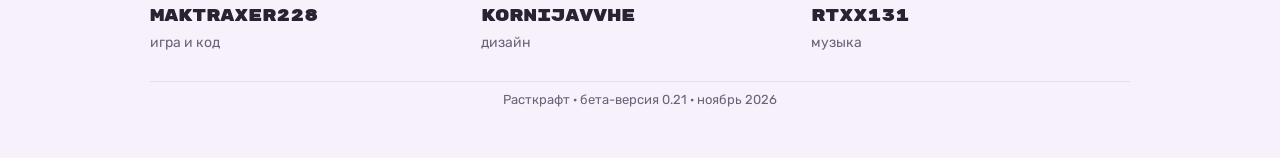
<file: docs/index.html>
<!doctype html>
<html lang="ru">
<head>
<meta charset="utf-8">
<meta name="viewport" content="width=device-width, initial-scale=1, viewport-fit=cover">
<title>Расткрафт</title>
<meta name="claude:viewport-fit-sides" content="cover">
<link rel="preconnect" href="https://fonts.googleapis.com">
<link rel="stylesheet" href="https://fonts.googleapis.com/css2?family=Rubik:wght@400;500;700;800&family=Rubik+Mono+One&display=swap">
<style>
/* Макет: баннер из меню игры → плашка «бета» → две карточки загрузки рядом → что внутри → игра вместе → авторы.
   Цвета взяты из игры: розово-сиреневое небо, сочная трава, тёплый закат. */
:root {
  --bg: #f7f1fb;
  --surface: #ffffff;
  --ink: #2a2233;
  --muted: #6d6178;
  --line: #e6dcef;
  --grass: #3f9a3a;
  --grass-ink: #ffffff;
  --sky: #b77de0;
  --beta: #ffd75e;
  --beta-ink: #3a2a00;
  --sunset: #e8774a;
  --font-display: "Rubik Mono One", "Rubik", system-ui, sans-serif;
  --font-body: "Rubik", system-ui, -apple-system, "Segoe UI", sans-serif;
}
@media (prefers-color-scheme: dark) {
  :root:not([data-theme="light"]) {
    --bg: #17121e; --surface: #221a2c; --ink: #f3ecf9; --muted: #b3a6c0; --line: #3a2f47;
    --grass: #57b84e; --grass-ink: #0f1a0d; --sky: #c99af0; --beta: #ffd75e; --beta-ink: #3a2a00; --sunset: #f08a5e;
    color-scheme: dark;
  }
}
:root[data-theme="dark"] {
  --bg: #17121e; --surface: #221a2c; --ink: #f3ecf9; --muted: #b3a6c0; --line: #3a2f47;
  --grass: #57b84e; --grass-ink: #0f1a0d; --sky: #c99af0; --beta: #ffd75e; --beta-ink: #3a2a00; --sunset: #f08a5e;
  color-scheme: dark;
}
body {
  background: var(--bg); color: var(--ink);
  font-family: var(--font-body); font-size: 16px; line-height: 1.55;
  padding-left: max(16px, env(safe-area-inset-left, 0px));
  padding-right: max(16px, env(safe-area-inset-right, 0px));
  padding-block: 20px 40px;
}
.wrap { max-width: 980px; margin: 0 auto; display: grid; gap: 28px; }
h1, h2, h3 { text-wrap: balance; margin: 0; }
p { margin: 0; }
a { color: inherit; }

.hero { position: relative; border-radius: 18px; overflow: hidden; }
.hero img.banner { display: block; width: 100%; aspect-ratio: 1280 / 232; object-fit: cover; max-width: 100%; }
.hero .badge {
  position: absolute; top: 12px; right: 12px;
  background: var(--beta); color: var(--beta-ink);
  font-family: var(--font-display); font-size: 13px; letter-spacing: .08em;
  padding: 6px 12px 5px; border-radius: 999px; transform: rotate(4deg);
  box-shadow: 0 2px 0 rgba(0,0,0,.25);
}
.intro { display: flex; gap: 18px; align-items: center; }
.intro img { width: 72px; height: 72px; border-radius: 16px; flex: none; }
.intro div { min-width: 0; display: grid; gap: 4px; }
.intro h1 { font-family: var(--font-display); font-size: clamp(24px, 4.5vw, 36px); line-height: 1.1; font-weight: 400; }
.intro p { color: var(--muted); max-width: 62ch; }

.beta-note {
  display: flex; gap: 14px; align-items: flex-start;
  background: color-mix(in srgb, var(--beta) 22%, var(--surface));
  border: 2px dashed color-mix(in srgb, var(--beta) 70%, var(--ink) 10%);
  border-radius: 14px; padding: 14px 16px;
}
.beta-note strong { font-weight: 800; }
.beta-note .tag {
  flex: none; background: var(--beta); color: var(--beta-ink); font-weight: 800;
  font-size: 12px; letter-spacing: .08em; text-transform: uppercase; padding: 3px 8px; border-radius: 6px; margin-top: 2px;
}

.downloads { display: grid; grid-template-columns: repeat(auto-fit, minmax(280px, 1fr)); gap: 18px; }
.card {
  background: var(--surface); border: 1px solid var(--line); border-radius: 16px;
  padding: 20px; display: grid; gap: 14px; align-content: start; min-width: 0;
}
.card header { display: flex; align-items: center; gap: 12px; }
.platform-icon { width: 40px; height: 40px; flex: none; }
.card h2 { font-size: 22px; font-weight: 800; }
.meta { display: flex; flex-wrap: wrap; gap: 6px 14px; color: var(--muted); font-size: 14px; font-variant-numeric: tabular-nums; }
.meta span b { color: var(--ink); font-weight: 600; }
.btn {
  display: inline-flex; align-items: center; justify-content: center; gap: 10px;
  background: var(--grass); color: var(--grass-ink); text-decoration: none;
  font-weight: 800; font-size: 17px; padding: 14px 18px; border-radius: 12px;
  box-shadow: inset 0 -4px 0 rgba(0,0,0,.22);
  transition: transform .12s ease, filter .12s ease;
}
.btn:hover { filter: brightness(1.07); transform: translateY(-1px); }
.btn:active { transform: translateY(1px); box-shadow: inset 0 -2px 0 rgba(0,0,0,.22); }
.btn:focus-visible { outline: 3px solid var(--sky); outline-offset: 3px; }
.btn small { font-weight: 500; opacity: .85; font-size: 13px; }
ol.steps { margin: 0; padding-left: 20px; display: grid; gap: 6px; color: var(--ink); }
ol.steps li::marker { color: var(--sunset); font-weight: 800; }
.hint { font-size: 13.5px; color: var(--muted); }

section > h2 { font-size: 22px; font-weight: 800; margin-bottom: 12px; }
.features { display: grid; grid-template-columns: repeat(auto-fit, minmax(210px, 1fr)); gap: 10px 22px; padding: 0; margin: 0; list-style: none; }
.features li { display: grid; grid-template-columns: 14px 1fr; gap: 10px; align-items: baseline; min-width: 0; }
.features li::before { content: ""; width: 10px; height: 10px; background: var(--grass); box-shadow: 2px 2px 0 color-mix(in srgb, var(--grass) 55%, #000); transform: translateY(1px); }
.features b { font-weight: 700; }

.together { background: var(--surface); border: 1px solid var(--line); border-radius: 16px; padding: 20px; display: grid; gap: 10px; }
.together p { max-width: 70ch; }
code { font-family: ui-monospace, "SFMono-Regular", Menlo, monospace; font-size: .92em; background: color-mix(in srgb, var(--sky) 16%, transparent); padding: 1px 6px; border-radius: 5px; }

.credits { display: grid; grid-template-columns: repeat(auto-fit, minmax(200px, 1fr)); gap: 12px; }
.person { border-top: 4px solid var(--c); padding-top: 10px; display: grid; gap: 2px; min-width: 0; }
.person .nick { font-family: var(--font-display); font-size: 17px; overflow-wrap: anywhere; }
.person .role { color: var(--muted); font-size: 14px; }

footer { color: var(--muted); font-size: 13px; text-align: center; padding-top: 8px; border-top: 1px solid var(--line); }

@media (max-width: 520px) {
  .hero .badge { top: 6px; right: 6px; font-size: 10px; padding: 4px 8px 3px; }
  .intro { align-items: flex-start; }
  .intro img { width: 56px; height: 56px; }
}
@media (prefers-reduced-motion: reduce) { .btn { transition: none; } }
</style>
</head>
<body>

<main class="wrap">
  <div class="hero">
    <img class="banner" src="[data-uri]" alt="Расткрафт — логотип на фоне утреннего леса">
    <span class="badge">БЕТА</span>
  </div>

  <div class="intro">
    <img src="[data-uri]" alt="Иконка игры">
    <div>
      <h1>Расткрафт</h1>
      <p>Воксельная песочница: строй, исследуй десять биомов, найди деревни, крепости и зиккураты, поднимись в Рай, спустись в Бездну и победи шесть боссов. Одна и та же игра на компьютере и на телефоне.</p>
    </div>
  </div>

  <div class="beta-note" role="note">
    <span class="tag">Бета</span>
    <p><strong>Это бета-версия 0.21.</strong> Игра ещё в разработке: возможны ошибки, вылеты и просадки FPS, а миры из старых версий могут выглядеть иначе на границе новых земель. Если что-то сломалось, напишите автору — это помогает сделать игру лучше.</p>
  </div>

  <div class="downloads">
    <article class="card" aria-labelledby="win-title">
      <header>
        <svg class="platform-icon" viewBox="0 0 40 40" aria-hidden="true">
          <rect x="4" y="5" width="15" height="14" rx="1.5" fill="var(--sky)"/>
          <rect x="21" y="5" width="15" height="14" rx="1.5" fill="var(--grass)"/>
          <rect x="4" y="21" width="15" height="14" rx="1.5" fill="var(--sunset)"/>
          <rect x="21" y="21" width="15" height="14" rx="1.5" fill="var(--beta)"/>
        </svg>
        <h2 id="win-title">Windows</h2>
      </header>
      <div class="meta">
        <span><b>Rastkraft.exe</b></span>
        <span><b>18,7</b> МБ</span>
        <span>Windows 10 / 11, 64-бит</span>
      </div>
      <a class="btn" href="https://github.com/maktraxer2281488/my-project/raw/claude/tire-shop-ui-design-m3rnx7/rastkraft/download/Rastkraft.exe" target="_blank" rel="noopener">Скачать для Windows <small>.exe</small></a>
      <ol class="steps">
        <li>Скачайте файл и положите его в отдельную папку, например «Расткрафт» — рядом появятся сохранения.</li>
        <li>Запустите двойным щелчком.</li>
        <li>Если Windows покажет «Система защитила ваш компьютер», нажмите «Подробнее» → «Выполнить в любом случае».</li>
      </ol>
      <p class="hint">Для слабых ноутбуков: в настройках включите «Авто-качество (60 FPS)».</p>
    </article>

    <article class="card" aria-labelledby="and-title">
      <header>
        <svg class="platform-icon" viewBox="0 0 40 40" aria-hidden="true">
          <rect x="10" y="3" width="20" height="34" rx="4" fill="var(--grass)"/>
          <rect x="13" y="7" width="14" height="23" rx="1.5" fill="var(--surface)"/>
          <rect x="16" y="9" width="4" height="4" fill="var(--sky)"/>
          <rect x="20" y="13" width="4" height="4" fill="var(--sunset)"/>
          <rect x="16" y="17" width="8" height="4" fill="var(--beta)"/>
          <circle cx="20" cy="33.5" r="1.6" fill="var(--surface)"/>
        </svg>
        <h2 id="and-title">Android</h2>
      </header>
      <div class="meta">
        <span><b>Rastkraft.apk</b></span>
        <span><b>15,3</b> МБ</span>
        <span>Android 5.0 и новее</span>
      </div>
      <a class="btn" href="https://github.com/maktraxer2281488/my-project/raw/claude/tire-shop-ui-design-m3rnx7/rastkraft/download/Rastkraft.apk" target="_blank" rel="noopener">Скачать для Android <small>.apk</small></a>
      <ol class="steps">
        <li>Скачайте файл на телефон и откройте его.</li>
        <li>Разрешите установку из этого источника, если телефон спросит.</li>
        <li>Если появится «Приложение не проверено» (Play Защита или HyperOS), нажмите «Всё равно установить».</li>
      </ol>
      <p class="hint">Управление касаниями: джойстик слева, обзор справа, кнопки настраиваются в игре.</p>
    </article>
  </div>

  <section aria-labelledby="inside">
    <h2 id="inside">Что внутри</h2>
    <ul class="features">
      <li><span><b>10 биомов</b>: луга, пустыня, тайга, болото, джунгли, саванна, каньоны, сакуры, ледяные пики, вулканы</span></li>
      <li><span><b>Деревни</b> в стиле каждого биома, крепости, башни чародея и зиккураты</span></li>
      <li><span><b>136 существ</b> и <b>6 боссов</b> — у каждого своя черта и табличка с именем</span></li>
      <li><span><b>Рай и Бездна</b> — два измерения со своими землями и врагами</span></li>
      <li><span><b>Крафт</b> на верстаке, в печи, котле и на наковальне, книга рецептов с гайдом</span></li>
      <li><span><b>Сундуки</b>, зачарования, зелья, механизмы, лодки и вагонетки</span></li>
      <li><span><b>Сетевая игра</b> по Wi-Fi и через интернет, компьютер и телефон вместе</span></li>
      <li><span><b>Свои текстур-паки</b>, розовое небо и чистый стиль блоков</span></li>
    </ul>
  </section>

  <section class="together" aria-labelledby="coop">
    <h2 id="coop">Играть вместе</h2>
    <p>Подключите компьютер и телефон к одной сети Wi-Fi. Тот, кто хозяин, заходит в мир и жмёт пауза → «Открыть для сети». У друга в «Сетевой игре» мир появится сам. Не появился — введите адрес из паузы хозяина, например <code>192.168.1.5</code>.</p>
    <p class="hint">Если хозяин играет на Windows, при первом открытии мира разрешите доступ в окне брандмауэра.</p>
  </section>

  <section aria-labelledby="authors">
    <h2 id="authors">Авторы</h2>
    <div class="credits">
      <div class="person" style="--c: var(--sunset)"><span class="nick">maktraxer228</span><span class="role">игра и код</span></div>
      <div class="person" style="--c: var(--sky)"><span class="nick">kornijavvhe</span><span class="role">дизайн</span></div>
      <div class="person" style="--c: var(--grass)"><span class="nick">rtxx131</span><span class="role">музыка</span></div>
    </div>
  </section>

  <footer>Расткрафт · бета-версия 0.21 · ноябрь 2026</footer>
</main>

</body>
</html>
</file>
<file: styles.css>
/* =========================================================
   Протектор — шиномонтаж
   ========================================================= */
:root {
  --bg: #0d0e11;
  --bg-2: #121418;
  --surface: #17191e;
  --surface-2: #1d2026;
  --line: rgba(255, 255, 255, 0.08);
  --line-strong: rgba(255, 255, 255, 0.16);
  --text: #f3f4f6;
  --muted: #9aa0ab;
  --accent: #ffb627;
  --accent-2: #ff7a1a;
  --accent-ink: #1a1203;
  --green: #3ddc97;
  --radius: 22px;
  --radius-sm: 14px;
  --shadow: 0 30px 60px -20px rgba(0, 0, 0, 0.6);
  --font: "Manrope", system-ui, -apple-system, "Segoe UI", sans-serif;
  --display: "Unbounded", "Manrope", system-ui, sans-serif;
  --ease: cubic-bezier(0.22, 1, 0.36, 1);
  color-scheme: dark;
}

*,
*::before,
*::after { box-sizing: border-box; }

html { scroll-behavior: smooth; scroll-padding-top: 84px; }

body {
  margin: 0;
  background: var(--bg);
  color: var(--text);
  font-family: var(--font);
  font-size: 16px;
  line-height: 1.6;
  -webkit-font-smoothing: antialiased;
  overflow-x: hidden;
}

img, svg { display: block; max-width: 100%; }
a { color: inherit; text-decoration: none; }
h1, h2, h3 { margin: 0; font-family: var(--display); font-weight: 700; letter-spacing: -0.02em; line-height: 1.1; }
p { margin: 0; }
::selection { background: var(--accent); color: var(--accent-ink); }

.container { width: min(1200px, 100% - 32px); margin-inline: auto; }
.container--narrow { width: min(820px, 100% - 32px); }

.accent-text {
  background: linear-gradient(100deg, var(--accent) 0%, var(--accent-2) 100%);
  -webkit-background-clip: text;
  background-clip: text;
  color: transparent;
}

/* ---------- Buttons ---------- */
.btn {
  --h: 48px;
  display: inline-flex; align-items: center; justify-content: center; gap: 10px;
  height: var(--h); padding: 0 24px;
  border-radius: 999px; border: 1px solid transparent;
  font: 700 15px/1 var(--font);
  cursor: pointer; white-space: nowrap;
  transition: transform .3s var(--ease), box-shadow .3s var(--ease), background .3s, border-color .3s, color .3s;
}
.btn svg { width: 20px; height: 20px; transition: transform .3s var(--ease); }
.btn:hover svg { transform: translateX(4px); }
.btn--sm { --h: 40px; padding: 0 18px; font-size: 14px; }
.btn--lg { --h: 58px; padding: 0 30px; font-size: 16px; }
.btn--block { width: 100%; }
.btn--primary {
  background: linear-gradient(135deg, var(--accent), var(--accent-2));
  color: var(--accent-ink);
  box-shadow: 0 10px 30px -10px rgba(255, 150, 30, .7), inset 0 1px 0 rgba(255,255,255,.35);
}
.btn--primary:hover { transform: translateY(-2px); box-shadow: 0 18px 40px -12px rgba(255, 150, 30, .85), inset 0 1px 0 rgba(255,255,255,.35); }
.btn--ghost { background: rgba(255,255,255,.04); border-color: var(--line-strong); color: var(--text); }
.btn--ghost:hover { background: rgba(255,255,255,.09); transform: translateY(-2px); }
.btn--dark { background: var(--bg); color: var(--text); }
.btn--dark:hover { transform: translateY(-2px); box-shadow: 0 16px 30px -12px rgba(0,0,0,.6); }
.btn:focus-visible, a:focus-visible, button:focus-visible, input:focus-visible + span, select:focus-visible, summary:focus-visible {
  outline: 2px solid var(--accent); outline-offset: 3px;
}

/* ---------- Header ---------- */
.header {
  position: fixed; inset: 0 0 auto; z-index: 50;
  transition: background .4s, border-color .4s, backdrop-filter .4s;
  border-bottom: 1px solid transparent;
}
.header.is-scrolled {
  background: rgba(13, 14, 17, .72);
  backdrop-filter: blur(18px) saturate(160%);
  -webkit-backdrop-filter: blur(18px) saturate(160%);
  border-color: var(--line);
}
.header__inner { display: flex; align-items: center; gap: 32px; height: 76px; }
.logo { display: inline-flex; align-items: center; gap: 10px; font-family: var(--display); font-weight: 700; font-size: 19px; letter-spacing: -0.01em; }
.logo__mark { width: 36px; height: 36px; color: var(--accent); }
.logo__mark svg { width: 100%; height: 100%; animation: spin 8s linear infinite; }
.nav { display: flex; gap: 6px; margin-left: auto; }
.nav a {
  padding: 8px 14px; border-radius: 999px; color: var(--muted); font-weight: 600; font-size: 15px;
  transition: color .2s, background .2s;
}
.nav a:hover { color: var(--text); background: rgba(255,255,255,.06); }
.header__actions { display: flex; align-items: center; gap: 18px; }
.header__phone { font-weight: 700; font-size: 15px; }
.header__phone:hover { color: var(--accent); }

.burger { display: none; width: 44px; height: 44px; border-radius: 12px; border: 1px solid var(--line-strong); background: rgba(255,255,255,.04); cursor: pointer; position: relative; }
.burger span { position: absolute; left: 12px; right: 12px; height: 2px; background: var(--text); border-radius: 2px; transition: transform .3s var(--ease), opacity .2s; }
.burger span:nth-child(1) { top: 15px; }
.burger span:nth-child(2) { top: 21px; }
.burger span:nth-child(3) { top: 27px; }
.burger[aria-expanded="true"] span:nth-child(1) { transform: translateY(6px) rotate(45deg); }
.burger[aria-expanded="true"] span:nth-child(2) { opacity: 0; }
.burger[aria-expanded="true"] span:nth-child(3) { transform: translateY(-6px) rotate(-45deg); }

/* ---------- Hero ---------- */
.hero { position: relative; padding: 150px 0 0; overflow: hidden; }
.hero__glow {
  position: absolute; inset: -20% -10% auto auto; width: 900px; height: 900px; pointer-events: none;
  background: radial-gradient(closest-side, rgba(255, 160, 40, .22), transparent 70%);
  filter: blur(20px);
}
.hero__grid {
  position: absolute; inset: 0; pointer-events: none;
  background-image: linear-gradient(var(--line) 1px, transparent 1px), linear-gradient(90deg, var(--line) 1px, transparent 1px);
  background-size: 64px 64px;
  mask-image: radial-gradient(ellipse 70% 60% at 50% 30%, #000 30%, transparent 80%);
  -webkit-mask-image: radial-gradient(ellipse 70% 60% at 50% 30%, #000 30%, transparent 80%);
  opacity: .6;
}
.hero__inner { position: relative; display: grid; grid-template-columns: 1.05fr 1fr; gap: 40px; align-items: center; }

.pill {
  display: inline-flex; align-items: center; gap: 10px; padding: 8px 16px 8px 12px;
  border-radius: 999px; border: 1px solid var(--line-strong); background: rgba(255,255,255,.04);
  font-size: 14px; font-weight: 600; color: var(--muted);
}
.pill__dot { width: 8px; height: 8px; border-radius: 50%; background: var(--green); box-shadow: 0 0 0 0 rgba(61,220,151,.6); animation: ping 2s infinite; }

.hero__title { font-size: clamp(36px, 4.9vw, 64px); margin: 22px 0 22px; font-weight: 800; }
.hero__lead { font-size: 18px; color: var(--muted); max-width: 520px; }
.hero__cta { display: flex; flex-wrap: wrap; gap: 14px; margin-top: 34px; }
.hero__stats { list-style: none; padding: 0; margin: 48px 0 0; display: flex; gap: 40px; flex-wrap: wrap; }
.hero__stats li { display: flex; flex-direction: column; }
.hero__stats strong { font-family: var(--display); font-size: 30px; font-weight: 700; }
.hero__stats span { color: var(--muted); font-size: 14px; }
.hero__stats li + li { padding-left: 40px; border-left: 1px solid var(--line); }

.hero__visual { position: relative; aspect-ratio: 1; max-width: 560px; justify-self: center; width: 100%; }
.tire-wrap {
  position: absolute; inset: 6%;
  border-radius: 50%;
  filter: drop-shadow(0 50px 60px rgba(0,0,0,.7)) drop-shadow(0 0 80px rgba(255,160,40,.12));
}
.tire { width: 100%; height: 100%; animation: spin 14s linear infinite; }
.sidewall-text { font: 700 11.5px var(--font); letter-spacing: 3px; fill: #50555f; }

.float-card {
  position: absolute; display: flex; align-items: center; gap: 12px;
  padding: 14px 18px 14px 14px; border-radius: 18px;
  background: rgba(29, 32, 38, .72); border: 1px solid var(--line-strong);
  backdrop-filter: blur(14px); -webkit-backdrop-filter: blur(14px);
  box-shadow: var(--shadow);
  animation: float 6s ease-in-out infinite;
}
.float-card b { display: block; font-size: 15px; }
.float-card small { color: var(--muted); font-size: 13px; }
.float-card--a { left: -4%; bottom: 14%; }
.float-card--b { right: -2%; top: 10%; animation-delay: -3s; }
.float-card__icon { width: 42px; height: 42px; border-radius: 12px; display: grid; place-items: center; background: rgba(255,182,39,.14); color: var(--accent); }
.float-card__icon--green { background: rgba(61,220,151,.14); color: var(--green); }
.float-card__icon svg { width: 22px; height: 22px; }

.marquee { position: relative; margin-top: 90px; border-block: 1px solid var(--line); padding: 22px 0; overflow: hidden;
  mask-image: linear-gradient(90deg, transparent, #000 10%, #000 90%, transparent);
  -webkit-mask-image: linear-gradient(90deg, transparent, #000 10%, #000 90%, transparent); }
.marquee__track { display: flex; gap: 40px; width: max-content; animation: marquee 40s linear infinite; }
.marquee__track span { font-family: var(--display); font-size: 22px; font-weight: 600; color: #5a5f69; white-space: nowrap; }

/* ---------- Sections ---------- */
.section { padding: 120px 0; position: relative; }
.section--alt { background: var(--bg-2); border-block: 1px solid var(--line); }
.section__head { max-width: 640px; margin-bottom: 56px; }
.section__head--center { margin-inline: auto; text-align: center; }
.section__head--row { max-width: none; display: flex; justify-content: space-between; align-items: flex-end; gap: 24px; flex-wrap: wrap; }
.eyebrow {
  display: inline-flex; align-items: center; gap: 8px;
  font-size: 13px; font-weight: 800; letter-spacing: .14em; text-transform: uppercase; color: var(--accent);
  margin-bottom: 16px;
}
.eyebrow::before { content: ""; width: 18px; height: 2px; background: currentColor; border-radius: 2px; }
.eyebrow--dark { color: var(--accent-ink); }
.section__title { font-size: clamp(30px, 4vw, 48px); }
.section__lead { color: var(--muted); font-size: 18px; margin-top: 18px; }

.card {
  background: linear-gradient(180deg, var(--surface-2), var(--surface));
  border: 1px solid var(--line);
  border-radius: var(--radius);
  position: relative;
}

/* ---------- Services ---------- */
.services { display: grid; grid-template-columns: repeat(3, 1fr); gap: 20px; }
.service { padding: 32px; display: flex; flex-direction: column; gap: 14px; overflow: hidden; transition: transform .45s var(--ease), border-color .3s; }
.service::before {
  content: ""; position: absolute; inset: 0; border-radius: inherit; pointer-events: none; opacity: 0; transition: opacity .4s;
  background: radial-gradient(400px circle at var(--mx, 50%) var(--my, 0%), rgba(255,182,39,.12), transparent 50%);
}
.service:hover { transform: translateY(-6px); border-color: rgba(255,182,39,.35); }
.service:hover::before { opacity: 1; }
.service__icon {
  width: 60px; height: 60px; border-radius: 18px; display: grid; place-items: center; margin-bottom: 8px;
  background: rgba(255,182,39,.1); color: var(--accent); border: 1px solid rgba(255,182,39,.2);
  transition: transform .5s var(--ease);
}
.service:hover .service__icon { transform: rotate(-8deg) scale(1.06); }
.service__icon svg { width: 30px; height: 30px; }
.service h3 { font-size: 21px; }
.service p { color: var(--muted); flex: 1; }
.service__foot { display: flex; justify-content: space-between; align-items: center; gap: 12px; padding-top: 18px; margin-top: 6px; border-top: 1px dashed var(--line-strong); flex-wrap: wrap; }
.price { font-weight: 800; font-size: 17px; }
.time { color: var(--muted); font-size: 14px; }
.link { color: var(--accent); font-weight: 700; font-size: 14px; }
.service--accent { background: linear-gradient(160deg, #2a2210, var(--surface) 70%); border-color: rgba(255,182,39,.28); }

/* ---------- Calculator ---------- */
.calc { display: grid; grid-template-columns: 1.4fr 1fr; gap: 24px; align-items: start; }
.calc__form { background: var(--surface); border: 1px solid var(--line); border-radius: var(--radius); padding: 36px; display: grid; gap: 30px; }
.field { border: 0; padding: 0; margin: 0; min-width: 0; }
.field legend { font-weight: 700; margin-bottom: 14px; padding: 0; display: flex; align-items: center; gap: 12px; width: 100%; }
.radius-out { margin-left: auto; font-family: var(--display); color: var(--accent); font-size: 20px; }

.segmented { display: grid; grid-template-columns: repeat(3, 1fr); gap: 6px; padding: 6px; background: var(--bg); border-radius: 16px; border: 1px solid var(--line); }
.segmented label { position: relative; cursor: pointer; }
.segmented input { position: absolute; opacity: 0; inset: 0; }
.segmented span { display: block; text-align: center; padding: 12px 8px; border-radius: 11px; font-weight: 700; font-size: 15px; color: var(--muted); transition: background .3s var(--ease), color .3s; }
.segmented label:hover span { color: var(--text); }
.segmented input:checked + span { background: linear-gradient(135deg, var(--accent), var(--accent-2)); color: var(--accent-ink); box-shadow: 0 8px 20px -10px rgba(255,150,30,.8); }

.range { -webkit-appearance: none; appearance: none; width: 100%; height: 8px; border-radius: 99px; background: linear-gradient(90deg, var(--accent) 0 var(--p, 33%), var(--bg) var(--p, 33%)); border: 1px solid var(--line); outline: none; cursor: pointer; }
.range::-webkit-slider-thumb { -webkit-appearance: none; width: 28px; height: 28px; border-radius: 50%; background: #fff; border: 6px solid var(--accent); box-shadow: 0 4px 14px rgba(0,0,0,.5); transition: transform .2s; }
.range::-webkit-slider-thumb:hover { transform: scale(1.12); }
.range::-moz-range-thumb { width: 18px; height: 18px; border-radius: 50%; background: #fff; border: 6px solid var(--accent); box-shadow: 0 4px 14px rgba(0,0,0,.5); }
.range:focus-visible { outline: 2px solid var(--accent); outline-offset: 6px; }
.range__scale { display: flex; justify-content: space-between; color: var(--muted); font-size: 13px; margin-top: 10px; }

.checks { display: grid; gap: 8px; }
.check { display: flex; align-items: center; gap: 14px; padding: 14px 16px; border-radius: 14px; border: 1px solid var(--line); background: var(--bg); cursor: pointer; transition: border-color .25s, background .25s; position: relative; }
.check:hover { border-color: var(--line-strong); }
.check input { position: absolute; opacity: 0; }
.check__box { width: 22px; height: 22px; border-radius: 7px; border: 2px solid var(--line-strong); flex: none; display: grid; place-items: center; transition: background .2s, border-color .2s; }
.check__box::after { content: ""; width: 10px; height: 6px; border-left: 2.5px solid var(--accent-ink); border-bottom: 2.5px solid var(--accent-ink); transform: rotate(-45deg) scale(0); margin-top: -2px; transition: transform .25s var(--ease); }
.check input:checked ~ .check__box { background: var(--accent); border-color: var(--accent); }
.check input:checked ~ .check__box::after { transform: rotate(-45deg) scale(1); }
.check:has(input:checked) { border-color: rgba(255,182,39,.4); background: rgba(255,182,39,.05); }
.check input:focus-visible ~ .check__box { outline: 2px solid var(--accent); outline-offset: 3px; }
.check__label { font-weight: 600; flex: 1; }
.check__price { color: var(--muted); font-weight: 700; font-variant-numeric: tabular-nums; }

.switch { display: flex; align-items: center; gap: 14px; cursor: pointer; font-weight: 600; }
.switch input { position: absolute; opacity: 0; }
.switch small { color: var(--accent); font-weight: 800; margin-left: 4px; }
.switch__track { width: 52px; height: 30px; border-radius: 99px; background: var(--bg); border: 1px solid var(--line-strong); position: relative; flex: none; transition: background .3s; }
.switch__thumb { position: absolute; top: 3px; left: 3px; width: 22px; height: 22px; border-radius: 50%; background: var(--muted); transition: transform .35s var(--ease), background .3s; }
.switch input:checked + .switch__track { background: var(--accent); border-color: var(--accent); }
.switch input:checked + .switch__track .switch__thumb { transform: translateX(22px); background: var(--accent-ink); }
.switch input:focus-visible + .switch__track { outline: 2px solid var(--accent); outline-offset: 3px; }

.calc__summary { position: sticky; top: 100px; }
.calc__summary-inner {
  padding: 36px; border-radius: var(--radius); overflow: hidden; position: relative;
  background: radial-gradient(120% 80% at 100% 0%, rgba(255,160,40,.22), transparent 60%), var(--surface-2);
  border: 1px solid rgba(255,182,39,.25);
  box-shadow: var(--shadow);
}
.calc__label { color: var(--muted); font-weight: 600; }
.calc__total { font-family: var(--display); font-size: clamp(44px, 5vw, 60px); font-weight: 800; letter-spacing: -0.03em; margin: 6px 0 18px; font-variant-numeric: tabular-nums; }
.calc__meta { display: flex; gap: 20px; flex-wrap: wrap; color: var(--muted); font-size: 14px; font-weight: 600; }
.calc__meta span { display: inline-flex; align-items: center; gap: 6px; }
.calc__meta svg { width: 18px; height: 18px; color: var(--accent); }
.calc__meta b { color: var(--text); }
.calc__promo { margin: 26px 0; padding: 16px 18px; border-radius: 14px; background: rgba(61,220,151,.08); border: 1px dashed rgba(61,220,151,.4); font-weight: 600; }
.calc__promo b { color: var(--green); font-family: var(--display); }
.calc__promo span { display: block; color: var(--muted); font-size: 13px; font-weight: 500; }

/* ---------- Steps ---------- */
.steps { list-style: none; margin: 0; padding: 0; display: grid; grid-template-columns: repeat(4, 1fr); gap: 20px; counter-reset: s; }
.step { padding: 30px 26px; border-radius: var(--radius); border: 1px solid var(--line); background: var(--surface); position: relative; transition: border-color .3s, transform .45s var(--ease); }
.step:hover { border-color: rgba(255,182,39,.35); transform: translateY(-4px); }
.step__num { display: block; font-family: var(--display); font-size: 44px; font-weight: 800; line-height: 1; margin-bottom: 26px;
  -webkit-text-stroke: 1.5px var(--accent); color: transparent; }
.step h3 { font-size: 20px; margin-bottom: 10px; }
.step p { color: var(--muted); font-size: 15px; }
.step:not(:last-child)::after { content: ""; position: absolute; top: 52px; right: -20px; width: 20px; height: 2px; background: repeating-linear-gradient(90deg, var(--accent) 0 4px, transparent 4px 8px); }

/* ---------- Storage ---------- */
.storage {
  display: grid; grid-template-columns: 1.1fr 1fr; gap: 40px; align-items: center;
  padding: 64px; border-radius: 32px; color: var(--accent-ink); overflow: hidden; position: relative;
  background: linear-gradient(135deg, #ffc23d 0%, #ff8a1f 100%);
}
.storage::before {
  content: ""; position: absolute; right: -160px; bottom: -160px; width: 520px; height: 520px; border-radius: 50%;
  border: 70px dashed rgba(26,18,3,.08); animation: spin 40s linear infinite;
}
.storage__content, .storage__plans { position: relative; }
.storage h2 { font-size: clamp(28px, 3.4vw, 42px); }
.storage__list { list-style: none; padding: 0; margin: 28px 0 34px; display: grid; gap: 12px; font-weight: 600; font-size: 17px; }
.storage__list li { display: flex; gap: 12px; align-items: flex-start; }
.storage__list li::before { content: ""; flex: none; width: 22px; height: 22px; margin-top: 2px; border-radius: 50%;
  background: var(--accent-ink) url("data:image/svg+xml,%3Csvg xmlns='http://www.w3.org/2000/svg' viewBox='0 0 24 24'%3E%3Cpath d='m6 12 4 4 8-8' fill='none' stroke='%23ffb627' stroke-width='3' stroke-linecap='round' stroke-linejoin='round'/%3E%3C/svg%3E") center/14px no-repeat; }
.storage__plans { display: grid; gap: 14px; }
.plan { display: grid; grid-template-columns: 1fr auto; grid-template-areas: "name price" "note price"; align-items: center; column-gap: 16px; padding: 22px 26px; border-radius: 20px; background: rgba(255,255,255,.35); border: 1px solid rgba(26,18,3,.1); backdrop-filter: blur(6px); position: relative; transition: transform .4s var(--ease); }
.plan:hover { transform: translateX(-6px); }
.plan__name { grid-area: name; font-weight: 800; font-size: 17px; }
.plan__note { grid-area: note; font-size: 14px; opacity: .7; font-weight: 600; }
.plan__price { grid-area: price; font-family: var(--display); font-weight: 800; font-size: 26px; }
.plan--featured { background: var(--bg); color: var(--text); border-color: transparent; box-shadow: 0 24px 50px -20px rgba(26,18,3,.6); }
.plan--featured .plan__price { color: var(--accent); }
.plan__badge { position: absolute; top: -10px; left: 22px; padding: 3px 10px; border-radius: 99px; background: var(--green); color: #052016; font-size: 12px; font-weight: 800; text-transform: uppercase; letter-spacing: .08em; }

/* ---------- Reviews ---------- */
.rating { display: flex; align-items: center; gap: 16px; padding: 14px 22px; border-radius: 18px; background: var(--surface); border: 1px solid var(--line); }
.rating__score { font-family: var(--display); font-size: 40px; font-weight: 800; }
.rating small { color: var(--muted); }
.stars { color: var(--accent); letter-spacing: 3px; font-size: 18px; }
.reviews { display: grid; grid-template-columns: repeat(3, 1fr); gap: 20px; }
.review { margin: 0; padding: 32px; display: flex; flex-direction: column; gap: 18px; transition: transform .45s var(--ease); }
.review:hover { transform: translateY(-6px); }
.review blockquote { margin: 0; font-size: 17px; line-height: 1.65; flex: 1; position: relative; }
.review figcaption { display: flex; align-items: center; gap: 14px; padding-top: 18px; border-top: 1px solid var(--line); }
.review small { display: block; color: var(--muted); }
.avatar { width: 46px; height: 46px; border-radius: 50%; display: grid; place-items: center; font-weight: 800; font-family: var(--display);
  background: linear-gradient(135deg, hsl(var(--h) 80% 62%), hsl(calc(var(--h) + 40) 80% 50%)); color: #111; }

/* ---------- Booking ---------- */
.booking { display: grid; grid-template-columns: 1fr 1.1fr; gap: 48px; align-items: start; }
.booking__perks { display: grid; grid-template-columns: repeat(3, 1fr); gap: 12px; margin-top: 36px; }
.booking__perks div { padding: 20px; border-radius: 18px; background: var(--surface); border: 1px solid var(--line); }
.booking__perks b { display: block; font-family: var(--display); font-size: 24px; color: var(--accent); }
.booking__perks span { color: var(--muted); font-size: 14px; }

.form { padding: 36px; border-radius: var(--radius); background: var(--surface); border: 1px solid var(--line); display: grid; gap: 20px; box-shadow: var(--shadow); }
.form__row { display: grid; grid-template-columns: 1fr 1fr; gap: 16px; }
.input { display: grid; gap: 8px; min-width: 0; }
.input > span { font-size: 14px; font-weight: 700; color: var(--muted); }
.input input, .input select {
  height: 54px; padding: 0 18px; border-radius: 14px; border: 1px solid var(--line-strong); background: var(--bg);
  color: var(--text); font: 600 16px var(--font); width: 100%; transition: border-color .2s, box-shadow .2s;
}
.input select { appearance: none; -webkit-appearance: none; cursor: pointer;
  background: var(--bg) url("data:image/svg+xml,%3Csvg xmlns='http://www.w3.org/2000/svg' viewBox='0 0 24 24'%3E%3Cpath d='m6 9 6 6 6-6' fill='none' stroke='%239aa0ab' stroke-width='2' stroke-linecap='round' stroke-linejoin='round'/%3E%3C/svg%3E") right 16px center/20px no-repeat; }
.input input::placeholder { color: #5b616c; }
.input input:focus, .input select:focus { outline: none; border-color: var(--accent); box-shadow: 0 0 0 4px rgba(255,182,39,.15); }
.input input.is-invalid { border-color: #ff5d5d; box-shadow: 0 0 0 4px rgba(255,93,93,.12); }

.days { display: grid; grid-auto-flow: column; grid-auto-columns: minmax(64px, 1fr); gap: 8px; overflow-x: auto; padding-bottom: 4px; scrollbar-width: none; }
.days::-webkit-scrollbar { display: none; }
.day, .slot { position: relative; cursor: pointer; }
.day input, .slot input { position: absolute; opacity: 0; inset: 0; cursor: pointer; }
.day span { display: grid; place-items: center; gap: 2px; padding: 10px 6px; border-radius: 14px; border: 1px solid var(--line-strong); background: var(--bg); transition: all .25s var(--ease); }
.day small { color: var(--muted); font-size: 12px; font-weight: 700; text-transform: uppercase; }
.day b { font-family: var(--display); font-size: 20px; }
.day input:checked + span, .slot input:checked + span { background: linear-gradient(135deg, var(--accent), var(--accent-2)); border-color: transparent; color: var(--accent-ink); }
.day input:checked + span small { color: var(--accent-ink); opacity: .7; }
.day:hover span, .slot:hover span { border-color: var(--accent); }
.slots { display: grid; grid-template-columns: repeat(auto-fill, minmax(78px, 1fr)); gap: 8px; }
.slot span { display: block; text-align: center; padding: 11px 6px; border-radius: 12px; border: 1px solid var(--line-strong); background: var(--bg); font-weight: 700; font-size: 15px; transition: all .25s var(--ease); font-variant-numeric: tabular-nums; }
.slot input:disabled + span { opacity: .3; text-decoration: line-through; cursor: not-allowed; border-style: dashed; }
.slot:has(input:disabled) { cursor: not-allowed; }
.slot:has(input:disabled):hover span { border-color: var(--line-strong); }
.form__note { color: var(--muted); font-size: 13px; text-align: center; }

/* ---------- FAQ ---------- */
.faq { display: grid; gap: 12px; }
.faq details { border-radius: 18px; background: var(--surface); border: 1px solid var(--line); transition: border-color .3s, background .3s; }
.faq details[open] { border-color: rgba(255,182,39,.3); background: var(--surface-2); }
.faq summary { list-style: none; cursor: pointer; padding: 22px 64px 22px 26px; font-weight: 700; font-size: 18px; position: relative; border-radius: 18px; }
.faq summary::-webkit-details-marker { display: none; }
.faq summary::after { content: ""; position: absolute; right: 22px; top: 50%; width: 30px; height: 30px; margin-top: -15px; border-radius: 50%;
  background: rgba(255,182,39,.12) url("data:image/svg+xml,%3Csvg xmlns='http://www.w3.org/2000/svg' viewBox='0 0 24 24'%3E%3Cpath d='M12 5v14M5 12h14' fill='none' stroke='%23ffb627' stroke-width='2.4' stroke-linecap='round'/%3E%3C/svg%3E") center/16px no-repeat;
  transition: transform .4s var(--ease); }
.faq details[open] summary::after { transform: rotate(135deg); }
.faq details p { padding: 0 26px 24px; color: var(--muted); font-size: 16px; }

/* ---------- Contacts ---------- */
.contacts { display: grid; grid-template-columns: 1fr 1.3fr; gap: 40px; align-items: stretch; }
.contacts__list { list-style: none; padding: 0; margin: 36px 0 0; display: grid; gap: 14px; }
.contacts__list li { display: flex; align-items: center; gap: 16px; padding: 18px; border-radius: 18px; background: var(--surface); border: 1px solid var(--line); }
.contacts__list small { display: block; color: var(--muted); font-size: 13px; }
.contacts__list b { font-size: 17px; }
.contacts__list a:hover b { color: var(--accent); }
.contacts__icon { width: 48px; height: 48px; flex: none; border-radius: 14px; display: grid; place-items: center; background: rgba(255,182,39,.1); color: var(--accent); }
.contacts__icon svg { width: 22px; height: 22px; }

.map { position: relative; border-radius: 28px; overflow: hidden; border: 1px solid var(--line); min-height: 380px; }
.map svg { width: 100%; height: 100%; position: absolute; inset: 0; }
.map__bg { fill: #14161a; }
.map__blocks rect { fill: #1b1e23; }
.map__park rect { fill: rgba(255,182,39,.07); stroke: rgba(255,182,39,.35); stroke-dasharray: 6 6; }
.map__road { stroke: #262a31; stroke-width: 26; fill: none; }
.map__road-line { stroke: #3a3f48; stroke-width: 2; stroke-dasharray: 10 12; fill: none; }
.map__route { fill: none; stroke: var(--accent); stroke-width: 5; stroke-linecap: round; stroke-linejoin: round; stroke-dasharray: 12 10; animation: dash 1.2s linear infinite; }
.map__pin { fill: var(--accent); }
.map__pulse { fill: rgba(255,182,39,.25); transform-origin: center; animation: pulse 2s ease-out infinite; }
.map__tag { position: absolute; left: 20px; bottom: 20px; padding: 10px 16px; border-radius: 12px; background: rgba(13,14,17,.85); border: 1px solid var(--line-strong); font-weight: 700; font-size: 14px; backdrop-filter: blur(8px); }

/* ---------- Footer ---------- */
.footer { border-top: 1px solid var(--line); padding: 36px 0; }
.footer__inner { display: flex; align-items: center; justify-content: space-between; gap: 20px; flex-wrap: wrap; color: var(--muted); font-size: 14px; }
.footer .logo { color: var(--text); }
.footer__links { display: flex; gap: 20px; }
.footer__links a:hover { color: var(--accent); }

/* ---------- Toast ---------- */
.toast {
  position: fixed; left: 50%; bottom: 28px; z-index: 100; display: flex; align-items: center; gap: 14px;
  padding: 16px 22px 16px 16px; border-radius: 18px; background: var(--surface-2); border: 1px solid rgba(61,220,151,.35);
  box-shadow: var(--shadow); transform: translate(-50%, 140%); opacity: 0; transition: transform .5s var(--ease), opacity .4s;
  max-width: calc(100% - 32px);
}
.toast.is-visible { transform: translate(-50%, 0); opacity: 1; }
.toast__icon { width: 40px; height: 40px; flex: none; border-radius: 50%; display: grid; place-items: center; background: var(--green); color: #052016; }
.toast__icon svg { width: 22px; height: 22px; }
.toast small { display: block; color: var(--muted); }

/* ---------- Reveal ---------- */
.reveal { opacity: 0; transform: translateY(28px); transition: opacity .9s var(--ease), transform .9s var(--ease); transition-delay: var(--d, 0s); }
.reveal.is-in { opacity: 1; transform: none; }
.no-js .reveal { opacity: 1; transform: none; }

/* ---------- Keyframes ---------- */
@keyframes spin { to { transform: rotate(360deg); } }
@keyframes float { 0%, 100% { transform: translateY(0); } 50% { transform: translateY(-14px); } }
@keyframes marquee { to { transform: translateX(-50%); } }
@keyframes ping { 0% { box-shadow: 0 0 0 0 rgba(61,220,151,.6); } 100% { box-shadow: 0 0 0 10px rgba(61,220,151,0); } }
@keyframes dash { to { stroke-dashoffset: -22; } }
@keyframes pulse { 0% { transform: scale(.6); opacity: 1; } 100% { transform: scale(1.6); opacity: 0; } }
.tire { transform-origin: 50% 50%; }

@media (prefers-reduced-motion: reduce) {
  *, *::before, *::after { animation: none !important; transition: none !important; }
  html { scroll-behavior: auto; }
  .reveal { opacity: 1; transform: none; }
}

/* ---------- Responsive ---------- */
@media (max-width: 1080px) {
  .header__phone { display: none; }
  .services, .reviews { grid-template-columns: repeat(2, 1fr); }
  .steps { grid-template-columns: repeat(2, 1fr); }
  .step::after { display: none; }
  .storage { grid-template-columns: 1fr; padding: 48px; }
}

@media (max-width: 900px) {
  .burger { display: block; }
  .nav {
    position: fixed; top: 76px; left: 0; right: 0; flex-direction: column; gap: 4px; padding: 16px;
    background: rgba(13,14,17,.96); backdrop-filter: blur(18px); -webkit-backdrop-filter: blur(18px);
    border-bottom: 1px solid var(--line);
    transform: translateY(-12px); opacity: 0; visibility: hidden; transition: all .35s var(--ease);
  }
  .nav.is-open { transform: none; opacity: 1; visibility: visible; }
  .nav a { padding: 14px 16px; font-size: 17px; }
  .header__actions { margin-left: auto; }
  .hero { padding-top: 120px; }
  .hero__inner { grid-template-columns: 1fr; }
  .hero__visual { max-width: 360px; order: -1; }
  .calc, .booking, .contacts { grid-template-columns: 1fr; }
  .calc__summary { position: static; }
  .section { padding: 88px 0; }
}

@media (max-width: 600px) {
  .header__inner { gap: 12px; height: 68px; }
  .nav { top: 68px; }
  .logo__text { font-size: 17px; }
  .header__actions .btn { display: none; }
  .hero__title { margin-top: 18px; }
  .hero__lead { font-size: 16px; }
  .hero__cta .btn { width: 100%; }
  .hero__stats { gap: 18px; justify-content: space-between; }
  .hero__stats li + li { padding-left: 18px; }
  .hero__stats strong { font-size: 22px; }
  .hero__stats span { font-size: 12px; }
  .float-card { padding: 10px 14px 10px 10px; }
  .float-card--a { left: 0; bottom: 4%; }
  .float-card--b { right: 0; top: 2%; }
  .float-card__icon { width: 34px; height: 34px; }
  .float-card b { font-size: 13px; }
  .float-card small { font-size: 12px; }
  .marquee { margin-top: 60px; }
  .services, .reviews, .steps { grid-template-columns: 1fr; }
  .service, .review { padding: 26px; }
  .calc__form, .calc__summary-inner, .form { padding: 22px; }
  .segmented span { font-size: 13px; padding: 11px 4px; }
  .storage { padding: 32px 22px; border-radius: 26px; }
  .plan { padding: 18px 20px; }
  .plan__price { font-size: 21px; }
  .form__row { grid-template-columns: 1fr; }
  .booking__perks { grid-template-columns: 1fr 1fr 1fr; }
  .booking__perks div { padding: 14px; }
  .booking__perks b { font-size: 19px; }
  .booking__perks span { font-size: 12px; }
  .faq summary { font-size: 16px; padding: 18px 58px 18px 20px; }
  .faq details p { padding: 0 20px 20px; }
  .map { min-height: 300px; }
  .footer__inner { flex-direction: column; text-align: center; }
}
</file>
